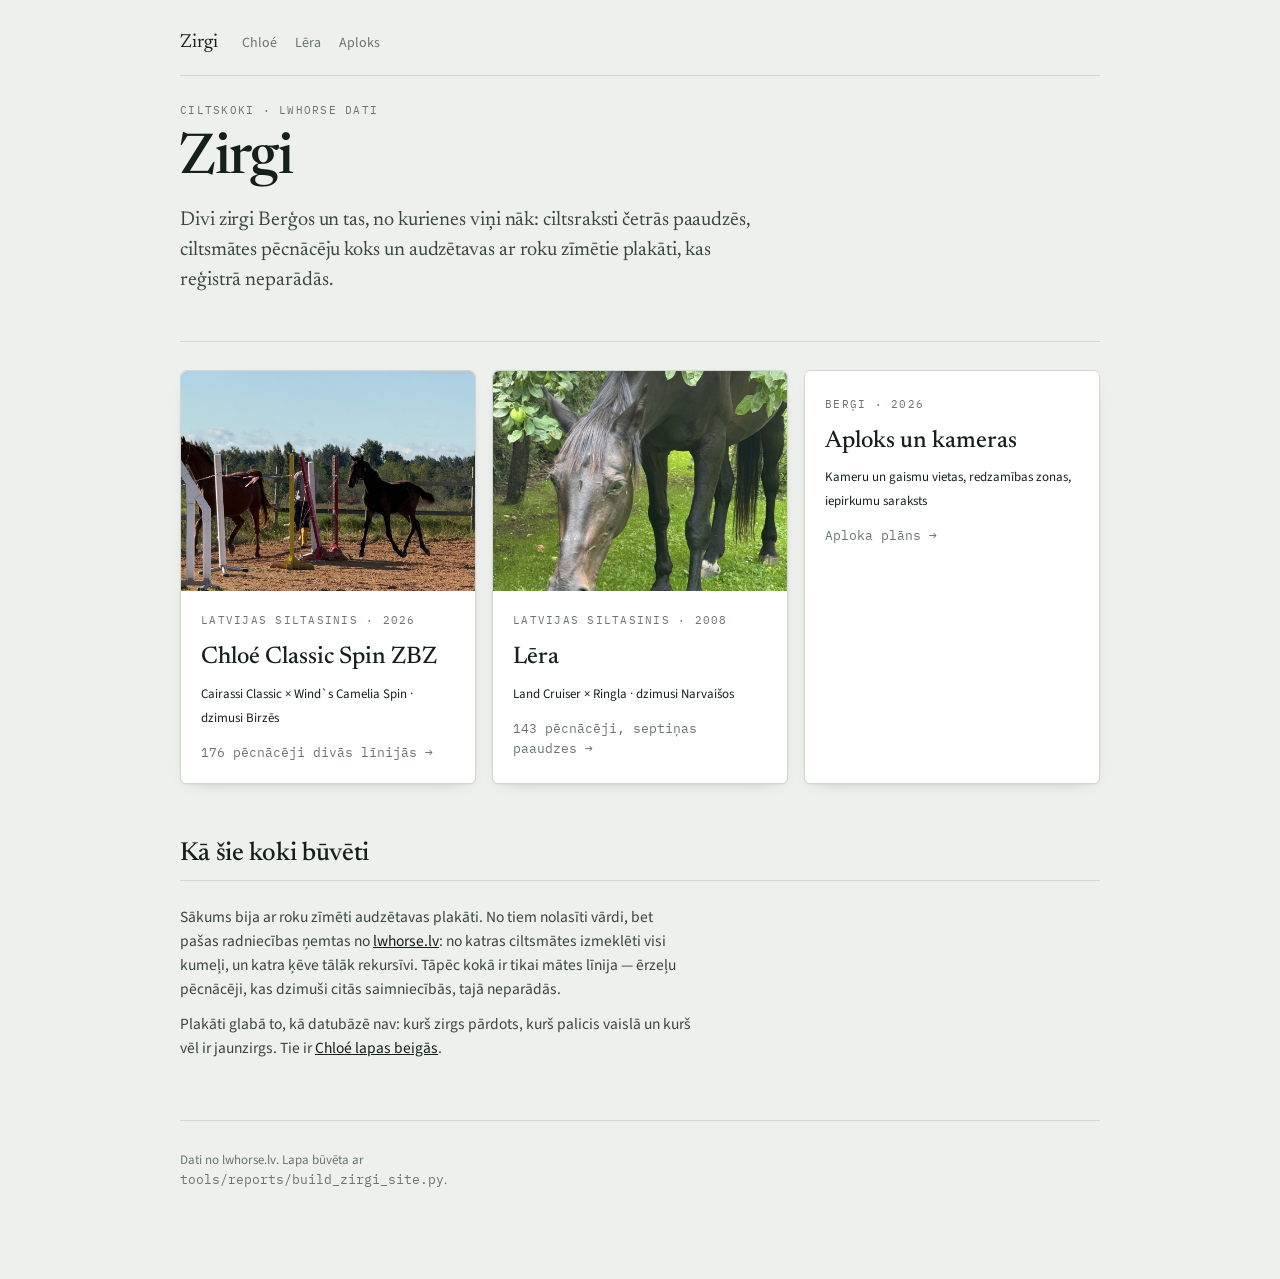
<file: index.html>
<!doctype html>
<html lang="lv">
<head>
<meta charset="utf-8">
<meta name="viewport" content="width=device-width,initial-scale=1">
<title>Zirgi</title>
<meta name="description" content="Chloé un Lēras ciltskoki pēc Latvijas šķirnes zirgu datubāzes.">
<meta property="og:title" content="Zirgi">
<meta property="og:description" content="Chloé un Lēras ciltskoki pēc Latvijas šķirnes zirgu datubāzes.">
<meta property="og:type" content="website">
<meta property="og:image" content="https://janatrapane.github.io/zirgi/assets/img/lera/lera-03.jpg">
<meta name="twitter:card" content="summary_large_image">
<link rel="preconnect" href="https://fonts.googleapis.com"><link rel="preconnect" href="https://fonts.gstatic.com" crossorigin><link rel="stylesheet" href="https://fonts.googleapis.com/css2?family=Newsreader:ital,opsz,wght@0,6..72,400;0,6..72,500;0,6..72,600&family=Source+Sans+3:wght@400;500;600&family=IBM+Plex+Mono:wght@400;500&display=swap">
<link rel="stylesheet" href="assets/site.css">
</head>
<body>
<div class="wrap">
<nav class="site"><a class="brand" href="index.html">Zirgi</a><a href="chloe.html">Chloé</a><a href="lera.html">Lēra</a><a href="aploks.html">Aploks</a></nav>
<header class="top">
  <div class="eyebrow">Ciltskoki · LWHORSE dati</div>
  <h1>Zirgi</h1>
  <p class="lede">Divi zirgi Berģos un tas, no kurienes viņi nāk: ciltsraksti četrās paaudzēs,
  ciltsmātes pēcnācēju koks un audzētavas ar roku zīmētie plakāti, kas reģistrā neparādās.</p>
</header>
<div class="cards">
  <a class="card" href="chloe.html">
    <img class="thumb" src="assets/img/chloe/chloe-01.jpg" alt="Chloé" loading="lazy">
    <span class="eyebrow">Latvijas siltasinis · 2026</span>
    <h3>Chloé Classic Spin ZBZ</h3>
    <span class="sub">Cairassi Classic × Wind`s Camelia Spin · dzimusi Birzēs</span>
    <div class="arrow">176 pēcnācēji divās līnijās →</div>
  </a>
  <a class="card" href="lera.html"><img class="thumb" src="assets/img/lera/lera-03.jpg" alt="Lēra" loading="lazy"><span class="eyebrow">Latvijas siltasinis · 2008</span><h3>Lēra</h3><span class="sub">Land Cruiser × Ringla · dzimusi Narvaišos</span><div class="arrow">143 pēcnācēji, septiņas paaudzes →</div></a>
  <a class="card" href="aploks.html">
    <span class="eyebrow">Berģi · 2026</span>
    <h3>Aploks un kameras</h3>
    <span class="sub">Kameru un gaismu vietas, redzamības zonas, iepirkumu saraksts</span>
    <div class="arrow">Aploka plāns →</div>
  </a>
</div>
<section>
  <div class="sechead"><h2>Kā šie koki būvēti</h2></div>
  <p>Sākums bija ar roku zīmēti audzētavas plakāti. No tiem nolasīti vārdi, bet pašas radniecības
  ņemtas no <a href="https://lwhorse.lv">lwhorse.lv</a>: no katras ciltsmātes izmeklēti visi kumeļi,
  un katra ķēve tālāk rekursīvi. Tāpēc kokā ir tikai mātes līnija — ērzeļu pēcnācēji, kas dzimuši
  citās saimniecībās, tajā neparādās.</p>
  <p>Plakāti glabā to, kā datubāzē nav: kurš zirgs pārdots, kurš palicis vaislā un kurš vēl ir
  jaunzirgs. Tie ir <a href="chloe.html#zimetais">Chloé lapas beigās</a>.</p>
</section>
<footer><p>Dati no lwhorse.lv. Lapa būvēta ar <span class="mono">tools/reports/build_zirgi_site.py</span>.</p></footer>

</div>
</body>
</html>
</file>
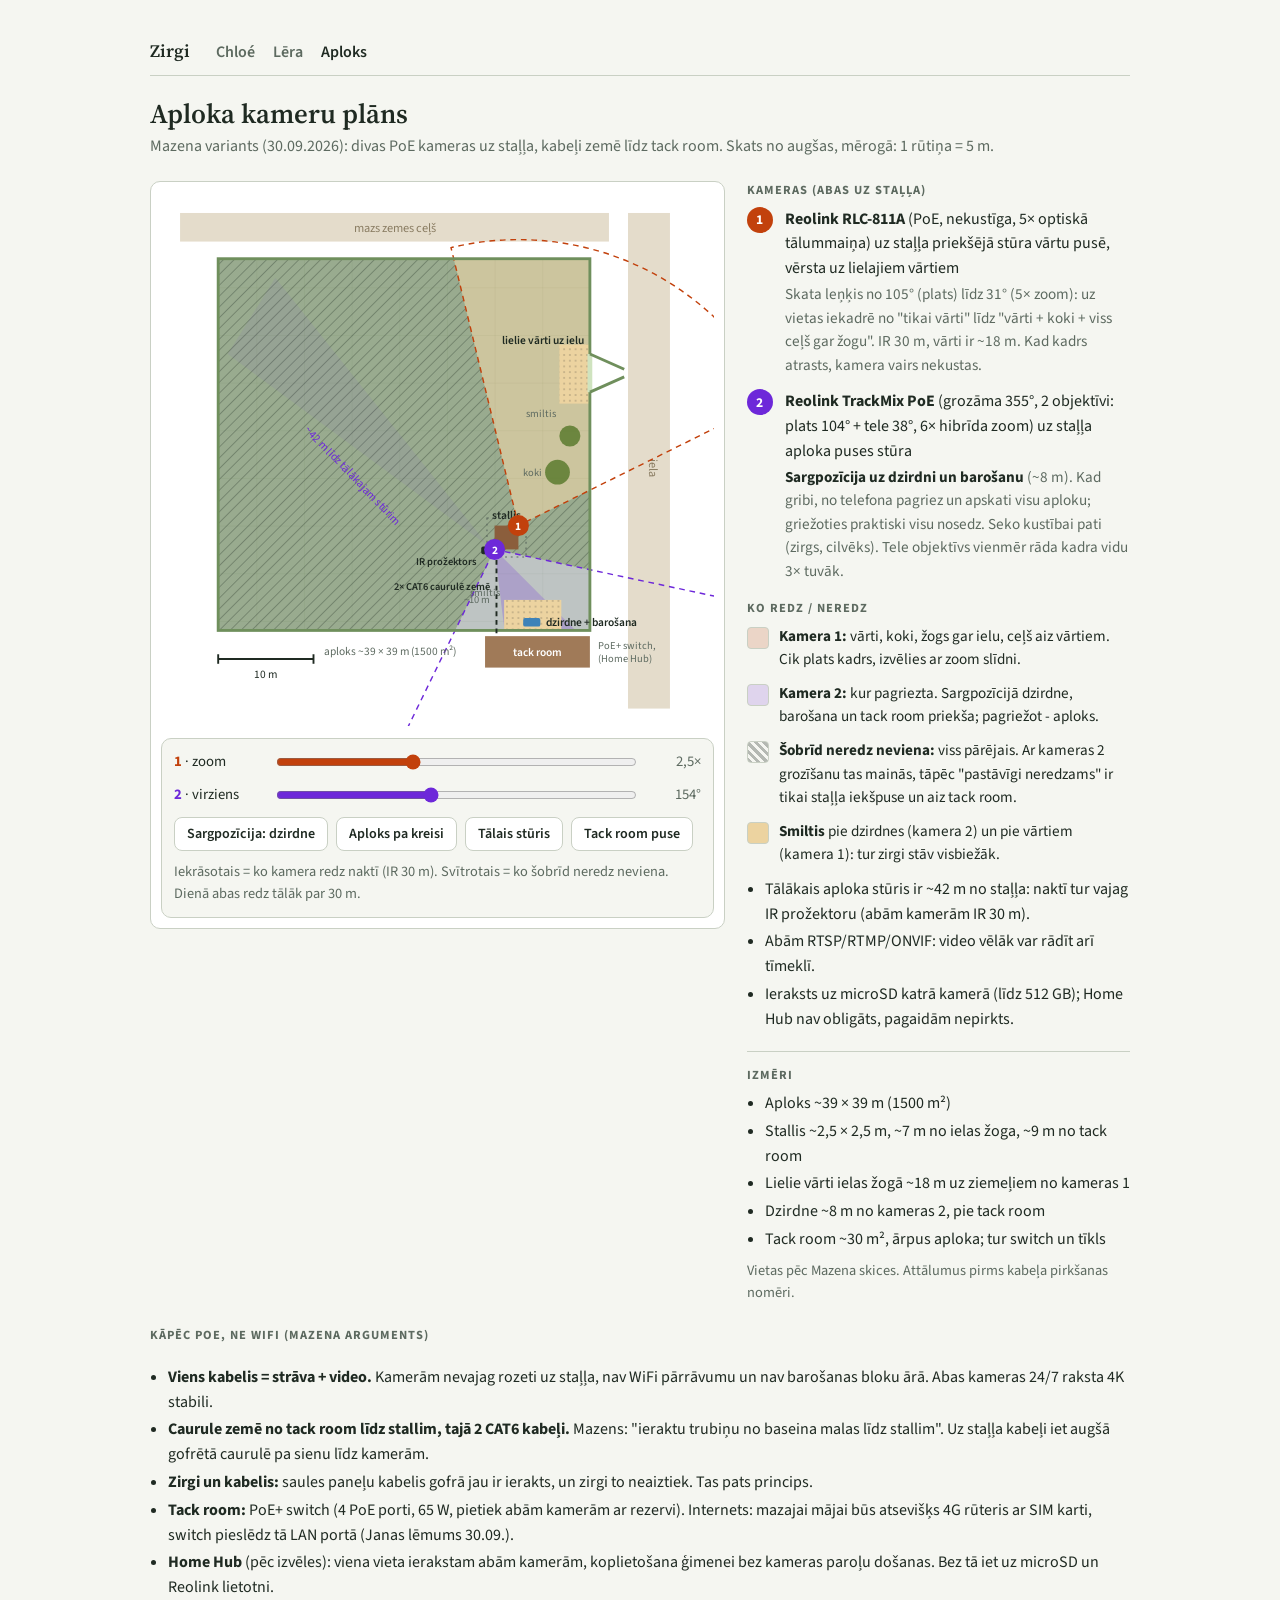
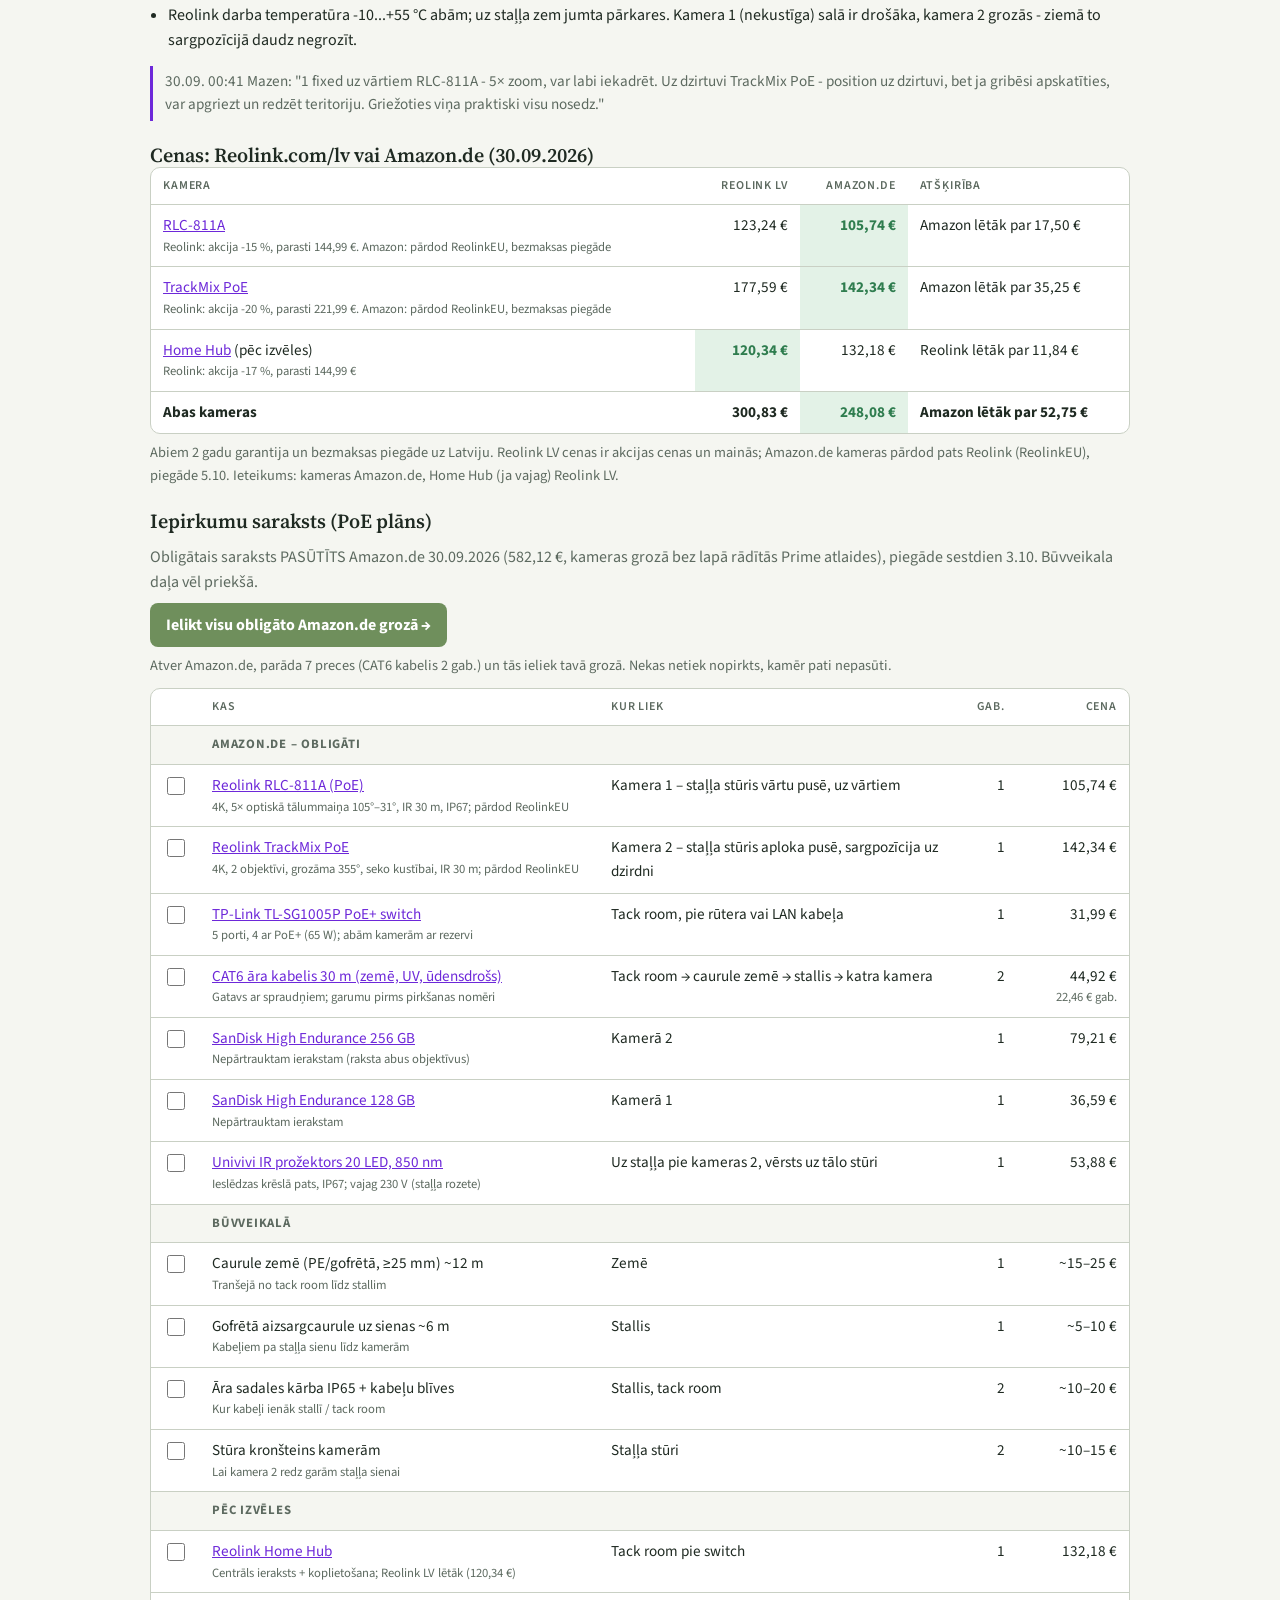
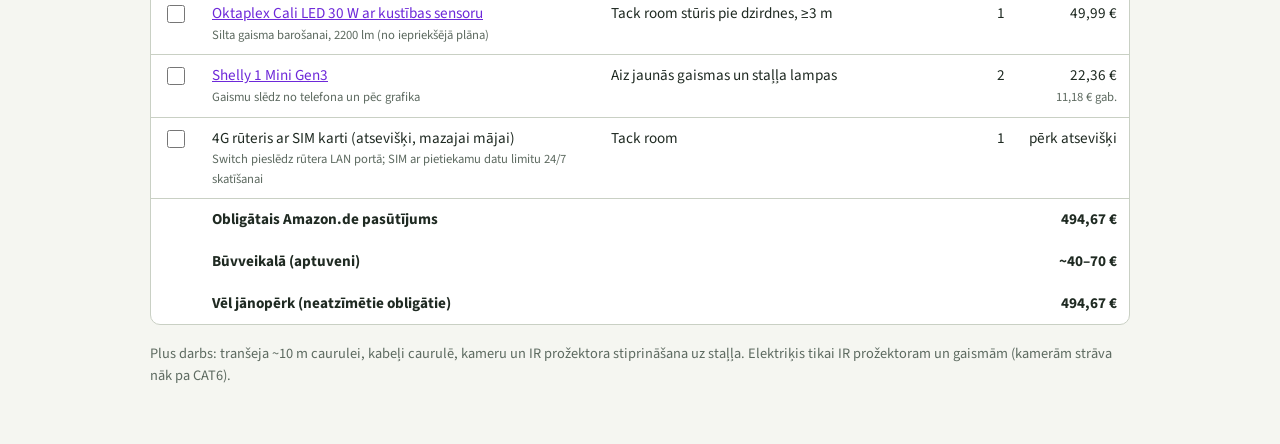
<file: aploks.html>
<!doctype html>
<html lang="lv">
<head>
<meta charset="utf-8">
<meta name="viewport" content="width=device-width,initial-scale=1">
<meta name="description" content="Zirgu aploka videonovērošanas plāns: kameru un gaismu vietas, redzamības zonas un iepirkumu saraksts.">
<title>Aploka kameru plāns</title>
<link rel="stylesheet" href="https://fonts.googleapis.com/css2?family=Source+Sans+3:wght@400;600;700&family=Source+Serif+4:opsz,wght@8..60,600&display=swap">
<style>
:root{
  --bg:#f5f6f1; --ink:#1f2a22; --muted:#5d6a60; --line:#c9d0c4;
  --grass:#cfe3bf; --grass-edge:#6f8f5c; --road:#e4dccb; --road-ink:#8a7d63;
  --stable:#8b5e3c; --tack:#a07a58; --water:#3d82b8; --tree:#5b7a2e;
  --cam1:#c2410c; --cam2:#6d28d9; --cov1:rgba(194,65,12,.18); --cov2:rgba(109,40,217,.16); --cov2t:rgba(109,40,217,.22);
  --panel:#ffffff; --warm:#f5b83d; --sand:#ecd3a0; --blind:rgba(31,42,34,.30); --cable:#1f2a22;
  --ok:#2f7d4f; --good:#e3f2e7;
}
@media (prefers-color-scheme: dark){:root:not([data-theme="light"]){
  color-scheme:dark; --bg:#141a16; --ink:#e6ece4; --muted:#9aa89d; --line:#34403a;
  --grass:#2a3d27; --grass-edge:#7fa36a; --road:#3a352b; --road-ink:#bfae8a;
  --stable:#c48a5c; --tack:#b8916c; --water:#6aaee0; --tree:#7fa34a;
  --cam1:#fb8a4c; --cam2:#b794f6; --cov1:rgba(251,138,76,.20); --cov2:rgba(183,148,246,.18); --cov2t:rgba(183,148,246,.26);
  --panel:#1b221d; --warm:#f5c150; --sand:#6e5a36; --blind:rgba(0,0,0,.5); --cable:#e6ece4; --ok:#7fd39a; --good:#1f3527;}}
:root[data-theme="dark"]{
  color-scheme:dark; --bg:#141a16; --ink:#e6ece4; --muted:#9aa89d; --line:#34403a;
  --grass:#2a3d27; --grass-edge:#7fa36a; --road:#3a352b; --road-ink:#bfae8a;
  --stable:#c48a5c; --tack:#b8916c; --water:#6aaee0; --tree:#7fa34a;
  --cam1:#fb8a4c; --cam2:#b794f6; --cov1:rgba(251,138,76,.20); --cov2:rgba(183,148,246,.18); --cov2t:rgba(183,148,246,.26);
  --panel:#1b221d; --warm:#f5c150; --sand:#6e5a36; --blind:rgba(0,0,0,.5); --cable:#e6ece4; --ok:#7fd39a; --good:#1f3527;}
body{background:var(--bg);color:var(--ink);font:16px/1.55 "Source Sans 3",system-ui,sans-serif}
.wrap{max-width:980px;margin:0 auto;padding-inline:16px;padding-block:28px 48px;display:grid;gap:22px}
h1{font:600 1.7rem/1.2 "Source Serif 4",Georgia,serif;margin:0;text-wrap:balance}
.sub{color:var(--muted);margin:4px 0 0}
.grid{display:grid;grid-template-columns:minmax(0,1.5fr) minmax(0,1fr);gap:22px;align-items:start}
@media (max-width:760px){.grid{grid-template-columns:1fr}}
.map{background:var(--panel);border:1px solid var(--line);border-radius:10px;padding:10px;overflow-x:auto}
svg{display:block;width:100%;height:auto;min-width:320px}
svg text{font-family:"Source Sans 3",system-ui,sans-serif;fill:var(--ink)}
.side{display:grid;gap:16px}
h2{font-size:.78rem;letter-spacing:.08em;text-transform:uppercase;color:var(--muted);margin:0 0 6px}
.cam{display:grid;grid-template-columns:28px 1fr;gap:10px;align-items:start}
.dot{width:26px;height:26px;border-radius:50%;color:#fff;font-weight:700;display:grid;place-items:center;font-size:.85rem}
.d1{background:var(--cam1)}.d2{background:var(--cam2)}
.cam p{margin:2px 0 0;color:var(--muted);font-size:.95rem}
.cam b{color:var(--ink)}
ul{margin:0;padding-left:18px}
li{margin:3px 0}
.q{border-top:1px solid var(--line);padding-top:14px}
.legend{display:grid;gap:10px}.legend>div{display:grid;grid-template-columns:22px 1fr;gap:10px;align-items:start;font-size:.95rem}
.sw{width:20px;height:20px;border-radius:4px;border:1px solid var(--line);margin-top:2px}
.sw-1{background:var(--cov1)}.sw-2{background:var(--cov2)}.sw-b{background:repeating-linear-gradient(45deg,var(--blind) 0 3px,transparent 3px 6px)}
.sw-s{background:var(--sand)}
.ctl{display:grid;gap:10px;margin-top:12px;padding:12px;border:1px solid var(--line);border-radius:10px;background:var(--bg)}
.ctl label{display:grid;grid-template-columns:90px 1fr 56px;gap:10px;align-items:center;font-size:.92rem}
.ctl label span:last-child{text-align:right;font-variant-numeric:tabular-nums;color:var(--muted)}
input[type=range]{width:100%;accent-color:var(--cam2)}
#z1{accent-color:var(--cam1)}
.btns{display:flex;gap:8px;flex-wrap:wrap}
button.pos{background:var(--panel);color:var(--ink);border:1px solid var(--line);border-radius:8px;padding:6px 12px;font:600 .88rem "Source Sans 3",system-ui,sans-serif;cursor:pointer}
button.pos:hover,button.pos:focus-visible{border-color:var(--cam2);outline:2px solid var(--cam2);outline-offset:1px}
.front{display:grid;gap:10px}
.note{color:var(--muted);font-size:.9rem;margin:8px 0 0}
.shop{display:grid;gap:10px}
.shop-head{display:grid;gap:8px;justify-items:start}
.cartbtn{display:inline-block;background:var(--grass-edge);color:#fff;font-weight:700;padding:10px 16px;border-radius:8px;text-decoration:none}
.cartbtn:hover,.cartbtn:focus-visible{filter:brightness(1.1);outline:2px solid var(--ink);outline-offset:2px}
.h2big{font:600 1.25rem/1.2 "Source Serif 4",Georgia,serif;letter-spacing:0;text-transform:none;color:var(--ink);margin:0}
.tbl{overflow-x:auto;background:var(--panel);border:1px solid var(--line);border-radius:10px}
table{border-collapse:collapse;width:100%;min-width:560px;font-size:.95rem}
th,td{padding:9px 12px;border-bottom:1px solid var(--line);text-align:left;vertical-align:top}
th{font-size:.75rem;letter-spacing:.07em;text-transform:uppercase;color:var(--muted);font-weight:600}
td.r,th.r{text-align:right;white-space:nowrap}
tr.grp td{background:var(--bg);font-weight:700;font-size:.8rem;letter-spacing:.06em;text-transform:uppercase;color:var(--muted)}
tr.done td:not(:first-child){color:var(--muted);text-decoration:line-through}
tfoot td{font-weight:700;border-bottom:0}
td a{color:var(--cam2)}
td small{color:var(--muted);display:block}
td.best{background:var(--good);color:var(--ok);font-weight:700}
input[type=checkbox]{width:18px;height:18px;accent-color:var(--grass-edge)}
.num{font-variant-numeric:tabular-nums}
.cmp table{min-width:620px}
.chat{border-left:3px solid var(--cam2);padding:4px 12px;color:var(--muted);font-size:.95rem;margin:0}
</style>

<style>
.zsite{display:flex;flex-wrap:wrap;gap:6px 18px;align-items:baseline;padding-block:4px 10px;border-bottom:1px solid var(--line)}
.zsite a{color:var(--muted);text-decoration:none;font-weight:600}
.zsite a:hover,.zsite a:focus-visible{color:var(--ink);text-decoration:underline}
.zsite a[aria-current]{color:var(--ink)}
.zsite .brand{font:600 1.1rem/1 "Source Serif 4",Georgia,serif;color:var(--ink);margin-right:8px}
</style>
</head>
<body>
<div class="wrap">
<nav class="zsite"><a class="brand" href="index.html">Zirgi</a><a href="chloe.html">Chloé</a><a href="lera.html">Lēra</a><a href="aploks.html" aria-current="page">Aploks</a></nav>
  <header>
    <h1>Aploka kameru plāns</h1>
    <p class="sub">Mazena variants (30.09.2026): divas PoE kameras uz staļļa, kabeļi zemē līdz tack room. Skats no augšas, mērogā: 1 rūtiņa = 5 m.</p>
  </header>

  <div class="grid">
    <div class="map">
      <svg viewBox="0 0 580 560" role="img" aria-label="Aploka plāns ar staļļa, tack room, dzirdnes, vārtu, koku un divu PoE kameru atrašanās vietām un redzamības zonām">
        <defs>
          <clipPath id="pad"><rect x="60" y="70" width="390" height="390"/></clipPath>
          <pattern id="grid" width="50" height="50" patternUnits="userSpaceOnUse">
            <path d="M50 0H0V50" fill="none" stroke="var(--grass-edge)" stroke-opacity=".18" stroke-width="1"/>
          </pattern>
          <pattern id="sandPad" width="6" height="6" patternUnits="userSpaceOnUse">
            <rect width="6" height="6" fill="var(--sand)"/>
            <circle cx="3" cy="3" r="1.1" fill="var(--road-ink)" fill-opacity=".45"/>
          </pattern>
          <pattern id="hatchBlind" width="8" height="8" patternUnits="userSpaceOnUse" patternTransform="rotate(45)">
            <rect width="8" height="8" fill="var(--blind)"/>
            <line x1="0" y1="0" x2="0" y2="8" stroke="var(--ink)" stroke-opacity=".3" stroke-width="2"/>
          </pattern>
          <!-- mask: white = neredzams; kameru zonas melnas -->
          <mask id="blindMask">
            <rect x="0" y="0" width="580" height="560" fill="#fff"/>
            <path id="m1" d="" fill="#000"/>
            <path id="m2" d="" fill="#000"/>
          </mask>
        </defs>

        <!-- ceļi -->
        <rect x="20" y="22" width="450" height="30" fill="var(--road)"/>
        <text x="245" y="42" text-anchor="middle" font-size="13" style="fill:var(--road-ink)">mazs zemes ceļš</text>
        <rect x="490" y="22" width="44" height="520" fill="var(--road)"/>
        <text x="512" y="290" text-anchor="middle" font-size="13" style="fill:var(--road-ink)" transform="rotate(90 512 290)">iela</text>

        <!-- aploks -->
        <rect x="60" y="70" width="390" height="390" fill="var(--grass)"/>
        <rect x="60" y="70" width="390" height="390" fill="url(#grid)"/>

        <!-- redzamības zonas (naktī, IR 30 m) -->
        <g clip-path="url(#pad)">
          <path id="c1" d="" fill="var(--cov1)"/>
          <path id="c2" d="" fill="var(--cov2)"/>
          <path id="c2t" d="" fill="var(--cov2t)"/>
          <!-- neredzams = aploks mīnus zonas -->
          <rect x="60" y="70" width="390" height="390" fill="url(#hatchBlind)" mask="url(#blindMask)"/>
        </g>
        <!-- zonu malas arī ārpus aploka (ielas puse) -->
        <path id="c1e" d="" fill="none" stroke="var(--cam1)" stroke-width="1.5" stroke-dasharray="6 5"/>
        <path id="c2e" d="" fill="none" stroke="var(--cam2)" stroke-width="1.5" stroke-dasharray="6 5"/>

        <!-- smiltis: dzirdne + vārti -->
        <rect x="360" y="428" width="60" height="32" fill="url(#sandPad)"/>
        <rect x="418" y="160" width="32" height="62" fill="url(#sandPad)"/>
        <text x="356" y="424" text-anchor="end" font-size="11" style="fill:var(--muted)">smiltis</text>
        <text x="414" y="236" font-size="11" text-anchor="end" style="fill:var(--muted)">smiltis</text>

        <!-- koki pie vārtiem -->
        <circle cx="429" cy="256" r="11" fill="var(--tree)" fill-opacity=".85"/>
        <circle cx="416" cy="294" r="13" fill="var(--tree)" fill-opacity=".85"/>
        <text x="400" y="298" text-anchor="end" font-size="11" style="fill:var(--muted)">koki</text>

        <!-- žogs + vārti -->
        <rect x="60" y="70" width="390" height="390" fill="none" stroke="var(--grass-edge)" stroke-width="3"/>
        <line x1="450" y1="170" x2="450" y2="210" stroke="var(--grass)" stroke-width="5"/>
        <line x1="450" y1="170" x2="486" y2="186" stroke="var(--grass-edge)" stroke-width="3"/>
        <line x1="450" y1="210" x2="486" y2="194" stroke="var(--grass-edge)" stroke-width="3"/>
        <text x="444" y="160" text-anchor="end" font-size="12" font-weight="600">lielie vārti uz ielu</text>

        <!-- kabeļu caurule zemē: stallis -> tack room -->
        <path d="M352 377 V466" fill="none" stroke="var(--cable)" stroke-width="2" stroke-dasharray="5 4"/>
        <text x="345" y="418" text-anchor="end" font-size="11" font-weight="600">2× CAT6 caurulē zemē</text>
        <text x="345" y="431" text-anchor="end" font-size="11" style="fill:var(--muted)">~10 m</text>

        <!-- stallis 2,5 x 2,5 m -->
        <rect x="350" y="350" width="25" height="25" fill="var(--stable)"/>
        <text x="362" y="343" text-anchor="middle" font-size="12" font-weight="600">stallis</text>
        <path d="M342 342 H383 V383 H342 Z" fill="none" stroke="var(--muted)" stroke-dasharray="2 4" stroke-width="1.2"/>

        <!-- dzirdne + barošana -->
        <rect x="380" y="447" width="18" height="9" rx="2" fill="var(--water)"/>
        <text x="404" y="455" font-size="12" font-weight="600">dzirdne + barošana</text>

        <!-- tack room -->
        <rect x="340" y="466" width="110" height="33" fill="var(--tack)"/>
        <text x="395" y="487" text-anchor="middle" font-size="12" font-weight="600" style="fill:#fff">tack room</text>
        <text x="458" y="480" font-size="11" style="fill:var(--muted)">PoE+ switch,</text>
        <text x="458" y="493" font-size="11" style="fill:var(--muted)">(Home Hub)</text>

        <!-- IR prožektors pie kameras 2, vērsts uz tālo stūri -->
        <path d="M344 372 L120 90 L70 170 Z" fill="var(--cam2)" fill-opacity=".06" clip-path="url(#pad)"/>
        <rect x="336" y="372" width="10" height="8" rx="2" fill="var(--ink)"/>
        <text x="332" y="391" text-anchor="end" font-size="11" font-weight="600">IR prožektors</text>

        <!-- kameras -->
        <g id="g1"><circle cx="375" cy="350" r="11" fill="var(--cam1)"/><text x="375" y="354.5" text-anchor="middle" font-size="12" font-weight="700" style="fill:#fff">1</text></g>
        <g id="g2"><circle cx="350" cy="375" r="11" fill="var(--cam2)"/><text x="350" y="379.5" text-anchor="middle" font-size="12" font-weight="700" style="fill:#fff">2</text></g>

        <!-- attālumi -->
        <text x="150" y="250" font-size="12" class="num" transform="rotate(46 150 250)" style="fill:var(--cam2)">~42 m līdz tālākajam stūrim</text>

        <!-- mērogs -->
        <line x1="60" y1="490" x2="160" y2="490" stroke="var(--ink)" stroke-width="2"/>
        <line x1="60" y1="485" x2="60" y2="495" stroke="var(--ink)" stroke-width="2"/>
        <line x1="160" y1="485" x2="160" y2="495" stroke="var(--ink)" stroke-width="2"/>
        <text x="110" y="510" text-anchor="middle" font-size="12" class="num">10 m</text>
        <text x="240" y="486" text-anchor="middle" font-size="12" class="num" style="fill:var(--muted)">aploks ~39 × 39 m (1500 m²)</text>
      </svg>
      <div class="ctl">
        <label><span><b style="color:var(--cam1)">1</b> · zoom</span><input type="range" id="z1" min="1" max="5" step="0.1" value="2.5"><span id="z1v">2,5×</span></label>
        <label><span><b style="color:var(--cam2)">2</b> · virziens</span><input type="range" id="p2" min="0" max="360" step="1" value="154"><span id="p2v">154°</span></label>
        <div class="btns">
          <button class="pos" type="button" data-pan="154">Sargpozīcija: dzirdne</button>
          <button class="pos" type="button" data-pan="270">Aploks pa kreisi</button>
          <button class="pos" type="button" data-pan="315">Tālais stūris</button>
          <button class="pos" type="button" data-pan="200">Tack room puse</button>
        </div>
        <p class="note" style="margin:0">Iekrāsotais = ko kamera redz naktī (IR 30 m). Svītrotais = ko šobrīd neredz neviena. Dienā abas redz tālāk par 30 m.</p>
      </div>
    </div>

    <div class="side">
      <section>
        <h2>Kameras (abas uz staļļa)</h2>
        <div style="display:grid;gap:12px">
          <div class="cam"><span class="dot d1">1</span><div><b>Reolink RLC-811A</b> (PoE, nekustīga, 5× optiskā tālummaiņa) uz staļļa priekšējā stūra vārtu pusē, vērsta uz lielajiem vārtiem
            <p>Skata leņķis no 105° (plats) līdz 31° (5× zoom): uz vietas iekadrē no "tikai vārti" līdz "vārti + koki + viss ceļš gar žogu". IR 30 m, vārti ir ~18 m. Kad kadrs atrasts, kamera vairs nekustas.</p></div></div>
          <div class="cam"><span class="dot d2">2</span><div><b>Reolink TrackMix PoE</b> (grozāma 355°, 2 objektīvi: plats 104° + tele 38°, 6× hibrīda zoom) uz staļļa aploka puses stūra
            <p><b>Sargpozīcija uz dzirdni un barošanu</b> (~8 m). Kad gribi, no telefona pagriez un apskati visu aploku; griežoties praktiski visu nosedz. Seko kustībai pati (zirgs, cilvēks). Tele objektīvs vienmēr rāda kadra vidu 3× tuvāk.</p></div></div>
        </div>
      </section>
      <section>
        <h2>Ko redz / neredz</h2>
        <div class="legend">
          <div><span class="sw sw-1"></span><span><b>Kamera 1:</b> vārti, koki, žogs gar ielu, ceļš aiz vārtiem. Cik plats kadrs, izvēlies ar zoom slīdni.</span></div>
          <div><span class="sw sw-2"></span><span><b>Kamera 2:</b> kur pagriezta. Sargpozīcijā dzirdne, barošana un tack room priekša; pagriežot - aploks.</span></div>
          <div><span class="sw sw-b"></span><span><b>Šobrīd neredz neviena:</b> viss pārējais. Ar kameras 2 grozīšanu tas mainās, tāpēc "pastāvīgi neredzams" ir tikai staļļa iekšpuse un aiz tack room.</span></div>
          <div><span class="sw sw-s"></span><span><b>Smiltis</b> pie dzirdnes (kamera 2) un pie vārtiem (kamera 1): tur zirgi stāv visbiežāk.</span></div>
        </div>
        <ul style="margin-top:10px">
          <li>Tālākais aploka stūris ir ~42 m no staļļa: naktī tur vajag IR prožektoru (abām kamerām IR 30 m).</li>
          <li>Abām RTSP/RTMP/ONVIF: video vēlāk var rādīt arī tīmeklī.</li>
          <li>Ieraksts uz microSD katrā kamerā (līdz 512 GB); Home Hub nav obligāts, pagaidām nepirkts.</li>
        </ul>
      </section>
      <section class="q">
        <h2>Izmēri</h2>
        <ul>
          <li>Aploks ~39 × 39 m (1500 m²)</li>
          <li>Stallis ~2,5 × 2,5 m, ~7 m no ielas žoga, ~9 m no tack room</li>
          <li>Lielie vārti ielas žogā ~18 m uz ziemeļiem no kameras 1</li>
          <li>Dzirdne ~8 m no kameras 2, pie tack room</li>
          <li>Tack room ~30 m², ārpus aploka; tur switch un tīkls</li>
        </ul>
        <p class="note">Vietas pēc Mazena skices. Attālumus pirms kabeļa pirkšanas nomēri.</p>
      </section>
    </div>
  </div>

  <section class="front">
    <h2>Kāpēc PoE, ne WiFi (Mazena arguments)</h2>
    <ul>
      <li><b>Viens kabelis = strāva + video.</b> Kamerām nevajag rozeti uz staļļa, nav WiFi pārrāvumu un nav barošanas bloku ārā. Abas kameras 24/7 raksta 4K stabili.</li>
      <li><b>Caurule zemē no tack room līdz stallim, tajā 2 CAT6 kabeļi.</b> Mazens: "ieraktu trubiņu no baseina malas līdz stallim". Uz staļļa kabeļi iet augšā gofrētā caurulē pa sienu līdz kamerām.</li>
      <li><b>Zirgi un kabelis:</b> saules paneļu kabelis gofrā jau ir ierakts, un zirgi to neaiztiek. Tas pats princips.</li>
      <li><b>Tack room:</b> PoE+ switch (4 PoE porti, 65 W, pietiek abām kamerām ar rezervi). Internets: mazajai mājai būs atsevišķs 4G rūteris ar SIM karti, switch pieslēdz tā LAN portā (Janas lēmums 30.09.).</li>
      <li><b>Home Hub</b> (pēc izvēles): viena vieta ierakstam abām kamerām, koplietošana ģimenei bez kameras paroļu došanas. Bez tā iet uz microSD un Reolink lietotni.</li>
      <li>Reolink darba temperatūra -10...+55 °C abām; uz staļļa zem jumta pārkares. Kamera 1 (nekustīga) salā ir drošāka, kamera 2 grozās - ziemā to sargpozīcijā daudz negrozīt.</li>
    </ul>
    <p class="chat">30.09. 00:41 Mazen: "1 fixed uz vārtiem RLC-811A - 5× zoom, var labi iekadrēt. Uz dzirtuvi TrackMix PoE - position uz dzirtuvi, bet ja gribēsi apskatīties, var apgriezt un redzēt teritoriju. Griežoties viņa praktiski visu nosedz."</p>
  </section>

  <section class="cmp">
    <h2 class="h2big">Cenas: Reolink.com/lv vai Amazon.de (30.09.2026)</h2>
    <div class="tbl">
      <table>
        <thead><tr><th>Kamera</th><th class="r">Reolink LV</th><th class="r">Amazon.de</th><th>Atšķirība</th></tr></thead>
        <tbody>
          <tr><td><a href="https://reolink.com/lv/product/rlc-811a/" target="_blank" rel="noopener">RLC-811A</a><small>Reolink: akcija -15 %, parasti 144,99 €. Amazon: pārdod ReolinkEU, bezmaksas piegāde</small></td><td class="r num">123,24 €</td><td class="r num best">105,74 €</td><td>Amazon lētāk par 17,50 €</td></tr>
          <tr><td><a href="https://reolink.com/lv/product/reolink-trackmix-poe/" target="_blank" rel="noopener">TrackMix PoE</a><small>Reolink: akcija -20 %, parasti 221,99 €. Amazon: pārdod ReolinkEU, bezmaksas piegāde</small></td><td class="r num">177,59 €</td><td class="r num best">142,34 €</td><td>Amazon lētāk par 35,25 €</td></tr>
          <tr><td><a href="https://reolink.com/lv/product/reolink-home-hub/" target="_blank" rel="noopener">Home Hub</a> (pēc izvēles)<small>Reolink: akcija -17 %, parasti 144,99 €</small></td><td class="r num best">120,34 €</td><td class="r num">132,18 €</td><td>Reolink lētāk par 11,84 €</td></tr>
        </tbody>
        <tfoot>
          <tr><td>Abas kameras</td><td class="r num">300,83 €</td><td class="r num best">248,08 €</td><td>Amazon lētāk par 52,75 €</td></tr>
        </tfoot>
      </table>
    </div>
    <p class="note">Abiem 2 gadu garantija un bezmaksas piegāde uz Latviju. Reolink LV cenas ir akcijas cenas un mainās; Amazon.de kameras pārdod pats Reolink (ReolinkEU), piegāde 5.10. Ieteikums: kameras Amazon.de, Home Hub (ja vajag) Reolink LV.</p>
  </section>

  <section class="shop" id="saraksts">
    <div class="shop-head">
      <h2 class="h2big">Iepirkumu saraksts (PoE plāns)</h2>
      <p class="sub">Obligātais saraksts PASŪTĪTS Amazon.de 30.09.2026 (582,12 €, kameras grozā bez lapā rādītās Prime atlaides), piegāde sestdien 3.10. Būvveikala daļa vēl priekšā.</p>
      <a class="cartbtn" href="https://www.amazon.de/gp/aws/cart/add.html?ASIN.1=B0982WVMVC&amp;Quantity.1=1&amp;ASIN.2=B0B4KCDD1F&amp;Quantity.2=1&amp;ASIN.3=B0763TGBTS&amp;Quantity.3=1&amp;ASIN.4=B0BLH6KG7D&amp;Quantity.4=2&amp;ASIN.5=B07P4HBRMV&amp;Quantity.5=1&amp;ASIN.6=B07NY23WBG&amp;Quantity.6=1&amp;ASIN.7=B0CTQ8C73Q&amp;Quantity.7=1" target="_blank" rel="noopener">Ielikt visu obligāto Amazon.de grozā →</a>
      <p class="note" style="margin:0">Atver Amazon.de, parāda 7 preces (CAT6 kabelis 2 gab.) un tās ieliek tavā grozā. Nekas netiek nopirkts, kamēr pati nepasūti.</p>
    </div>
    <div class="tbl">
      <table>
        <thead><tr><th></th><th>Kas</th><th>Kur liek</th><th class="r">Gab.</th><th class="r">Cena</th></tr></thead>
        <tbody id="rows"></tbody>
        <tfoot>
          <tr><td></td><td colspan="3">Obligātais Amazon.de pasūtījums</td><td class="r num" id="tMust"></td></tr>
          <tr><td></td><td colspan="3">Būvveikalā (aptuveni)</td><td class="r num">~40–70 €</td></tr>
          <tr><td></td><td colspan="3">Vēl jānopērk (neatzīmētie obligātie)</td><td class="r num" id="tLeft"></td></tr>
        </tfoot>
      </table>
    </div>
    <p class="note">Plus darbs: tranšeja ~10 m caurulei, kabeļi caurulē, kameru un IR prožektora stiprināšana uz staļļa. Elektriķis tikai IR prožektoram un gaismām (kamerām strāva nāk pa CAT6).</p>
  </section>
</div>

<script>
/* ---------- karte ---------- */
const S=10; // px uz metru
const CAM1={x:375,y:350}, CAM2={x:350,y:375};
const STABLE={x:350,y:350,w:25,h:25};
const IR=30*S;
const rad=a=>(a-90)*Math.PI/180; // 0° = ziemeļi, pulksteņrādītāja virzienā
function sector(c,bear,fov,r){
  const a0=rad(bear-fov/2),a1=rad(bear+fov/2);
  const x0=c.x+r*Math.cos(a0),y0=c.y+r*Math.sin(a0),x1=c.x+r*Math.cos(a1),y1=c.y+r*Math.sin(a1);
  return `M${c.x} ${c.y} L${x0.toFixed(1)} ${y0.toFixed(1)} A${r} ${r} 0 ${fov>180?1:0} 1 ${x1.toFixed(1)} ${y1.toFixed(1)} Z`;
}
// staļļa ēna no kameras punkta (kamera ir uz stūra, tāpēc ēna = stallis + tā projekcija)
function shadow(c){
  const pts=[[STABLE.x,STABLE.y],[STABLE.x+STABLE.w,STABLE.y],[STABLE.x+STABLE.w,STABLE.y+STABLE.h],[STABLE.x,STABLE.y+STABLE.h]];
  const far=pts.map(([x,y])=>{const dx=x-c.x,dy=y-c.y,l=Math.hypot(dx,dy)||1;return [c.x+dx/l*900,c.y+dy/l*900]});
  const all=pts.concat(far).filter(([x,y])=>Math.hypot(x-c.x,y-c.y)>0.5);
  // konveksais apvalks
  all.sort((a,b)=>a[0]-b[0]||a[1]-b[1]);
  const cross=(o,a,b)=>(a[0]-o[0])*(b[1]-o[1])-(a[1]-o[1])*(b[0]-o[0]);
  const lo=[],up=[];
  for(const p of all){while(lo.length>1&&cross(lo[lo.length-2],lo[lo.length-1],p)<=0)lo.pop();lo.push(p)}
  for(const p of all.slice().reverse()){while(up.length>1&&cross(up[up.length-2],up[up.length-1],p)<=0)up.pop();up.push(p)}
  const hull=lo.slice(0,-1).concat(up.slice(0,-1));
  return "M"+hull.map(p=>p[0].toFixed(1)+" "+p[1].toFixed(1)).join("L")+"Z";
}
const set=(id,d)=>document.getElementById(id).setAttribute("d",d);
function ensureMasks(){
  const defs=document.querySelector("defs"), NS="http://www.w3.org/2000/svg";
  for(const n of ["1","2"]){
    if(document.getElementById("covMask"+n))continue;
    const m=document.createElementNS(NS,"mask");m.id="covMask"+n;
    m.innerHTML='<rect x="0" y="0" width="580" height="560" fill="#fff"/><path id="sh'+n+'" fill="#000"/>';defs.appendChild(m);
  }
  const bm=document.getElementById("blindMask");
  if(!document.getElementById("bg1")){
    bm.innerHTML='<rect x="0" y="0" width="580" height="560" fill="#fff"/>'+
      '<g mask="url(#covMask1)"><path id="bg1" fill="#000"/></g><g mask="url(#covMask2)"><path id="bg2" fill="#000"/></g>';
  }
  document.getElementById("c1").setAttribute("mask","url(#covMask1)");
  document.getElementById("c2").setAttribute("mask","url(#covMask2)");
  document.getElementById("c2t").setAttribute("mask","url(#covMask2)");
  set("sh1",shadow(CAM1)); set("sh2",shadow(CAM2));
}
function draw(){
  const z=parseFloat(z1.value), fov1=105-(z-1)*(74/4); // 1× = 105°, 5× = 31°
  const bear1=25; // uz vārtiem
  const p=parseFloat(p2.value);
  z1v.textContent=z.toLocaleString("lv-LV",{maximumFractionDigits:1})+"×"; p2v.textContent=Math.round(p)+"°";
  const s1=sector(CAM1,bear1,fov1,IR), s2=sector(CAM2,p,104,IR), s2t=sector(CAM2,p,38,IR);
  set("c1",s1); set("c2",s2); set("c2t",s2t); set("c1e",s1); set("c2e",s2);
  set("bg1",s1); set("bg2",s2);
}
const z1=document.getElementById("z1"),p2=document.getElementById("p2"),z1v=document.getElementById("z1v"),p2v=document.getElementById("p2v");
ensureMasks();
z1.addEventListener("input",draw); p2.addEventListener("input",draw);
document.querySelectorAll("button.pos").forEach(b=>b.addEventListener("click",()=>{p2.value=b.dataset.pan;draw()}));
draw();

/* ---------- iepirkumu saraksts ---------- */
const ITEMS=[
 {g:"Amazon.de – obligāti"},
 {id:"rlc811a",n:"Reolink RLC-811A (PoE)",d:"4K, 5× optiskā tālummaiņa 105°–31°, IR 30 m, IP67; pārdod ReolinkEU",w:"Kamera 1 – staļļa stūris vārtu pusē, uz vārtiem",q:1,p:105.74,u:"https://www.amazon.de/dp/B0982WVMVC",m:1},
 {id:"trackmix",n:"Reolink TrackMix PoE",d:"4K, 2 objektīvi, grozāma 355°, seko kustībai, IR 30 m; pārdod ReolinkEU",w:"Kamera 2 – staļļa stūris aploka pusē, sargpozīcija uz dzirdni",q:1,p:142.34,u:"https://www.amazon.de/dp/B0B4KCDD1F",m:1},
 {id:"switch",n:"TP-Link TL-SG1005P PoE+ switch",d:"5 porti, 4 ar PoE+ (65 W); abām kamerām ar rezervi",w:"Tack room, pie rūtera vai LAN kabeļa",q:1,p:31.99,u:"https://www.amazon.de/dp/B0763TGBTS",m:1},
 {id:"cat6",n:"CAT6 āra kabelis 30 m (zemē, UV, ūdensdrošs)",d:"Gatavs ar spraudņiem; garumu pirms pirkšanas nomēri",w:"Tack room → caurule zemē → stallis → katra kamera",q:2,p:22.46,u:"https://www.amazon.de/dp/B0BLH6KG7D",m:1},
 {id:"sd256",n:"SanDisk High Endurance 256 GB",d:"Nepārtrauktam ierakstam (raksta abus objektīvus)",w:"Kamerā 2",q:1,p:79.21,u:"https://www.amazon.de/dp/B07P4HBRMV",m:1},
 {id:"sd128",n:"SanDisk High Endurance 128 GB",d:"Nepārtrauktam ierakstam",w:"Kamerā 1",q:1,p:36.59,u:"https://www.amazon.de/dp/B07NY23WBG",m:1},
 {id:"ir1",n:"Univivi IR prožektors 20 LED, 850 nm",d:"Ieslēdzas krēslā pats, IP67; vajag 230 V (staļļa rozete)",w:"Uz staļļa pie kameras 2, vērsts uz tālo stūri",q:1,p:53.88,u:"https://www.amazon.de/dp/B0CTQ8C73Q",m:1},
 {g:"Būvveikalā"},
 {id:"pipe",n:"Caurule zemē (PE/gofrētā, ≥25 mm) ~12 m",d:"Tranšejā no tack room līdz stallim",w:"Zemē",q:1,t:"~15–25 €",m:0},
 {id:"pipe2",n:"Gofrētā aizsargcaurule uz sienas ~6 m",d:"Kabeļiem pa staļļa sienu līdz kamerām",w:"Stallis",q:1,t:"~5–10 €",m:0},
 {id:"box",n:"Āra sadales kārba IP65 + kabeļu blīves",d:"Kur kabeļi ienāk stallī / tack room",w:"Stallis, tack room",q:2,t:"~10–20 €",m:0},
 {id:"mount",n:"Stūra kronšteins kamerām",d:"Lai kamera 2 redz garām staļļa sienai",w:"Staļļa stūri",q:2,t:"~10–15 €",m:0},
 {g:"Pēc izvēles"},
 {id:"hub",n:"Reolink Home Hub",d:"Centrāls ieraksts + koplietošana; Reolink LV lētāk (120,34 €)",w:"Tack room pie switch",q:1,p:132.18,u:"https://www.amazon.de/dp/B0CZRGVJZF",m:0},
 {id:"flood",n:"Oktaplex Cali LED 30 W ar kustības sensoru",d:"Silta gaisma barošanai, 2200 lm (no iepriekšējā plāna)",w:"Tack room stūris pie dzirdnes, ≥3 m",q:1,p:49.99,u:"https://www.amazon.de/dp/B08PKTVNGN",m:0},
 {id:"shelly",n:"Shelly 1 Mini Gen3",d:"Gaismu slēdz no telefona un pēc grafika",w:"Aiz jaunās gaismas un staļļa lampas",q:2,p:11.18,u:"https://www.amazon.de/dp/B0CQCHS2QS",m:0},
 {id:"lte",n:"4G rūteris ar SIM karti (atsevišķi, mazajai mājai)",d:"Switch pieslēdz rūtera LAN portā; SIM ar pietiekamu datu limitu 24/7 skatīšanai",w:"Tack room",q:1,t:"pērk atsevišķi",m:0}
];
const eur=v=>v.toLocaleString("lv-LV",{minimumFractionDigits:2,maximumFractionDigits:2})+" €";
let done={};try{done=JSON.parse(localStorage.getItem("shopDonePoe")||"{}")}catch(e){}
function render(){
  const tb=document.getElementById("rows");tb.innerHTML="";
  let must=0,left=0;
  for(const it of ITEMS){
    const tr=document.createElement("tr");
    if(it.g){tr.className="grp";tr.innerHTML='<td></td><td colspan="4">'+it.g+'</td>';tb.appendChild(tr);continue}
    const sum=it.p?it.p*it.q:null;
    if(it.m&&sum){must+=sum;if(!done[it.id])left+=sum}
    if(done[it.id])tr.className="done";
    const name=it.u?'<a href="'+it.u+'" target="_blank" rel="noopener">'+it.n+'</a>':it.n;
    tr.innerHTML='<td><input type="checkbox" id="c-'+it.id+'" aria-label="Nopirkts: '+it.n+'"'+(done[it.id]?" checked":"")+'></td><td>'+name+'<small>'+it.d+'</small></td><td>'+it.w+'</td><td class="r num">'+it.q+'</td><td class="r num">'+(sum?eur(sum)+(it.q>1?'<small>'+eur(it.p)+' gab.</small>':''):it.t)+'</td>';
    tr.querySelector("input").addEventListener("change",e=>{done[it.id]=e.target.checked;try{localStorage.setItem("shopDonePoe",JSON.stringify(done))}catch(_){ }render()});
    tb.appendChild(tr);
  }
  document.getElementById("tMust").textContent=eur(must);
  document.getElementById("tLeft").textContent=eur(left);
}
render();
</script>

</body>
</html>
</file>
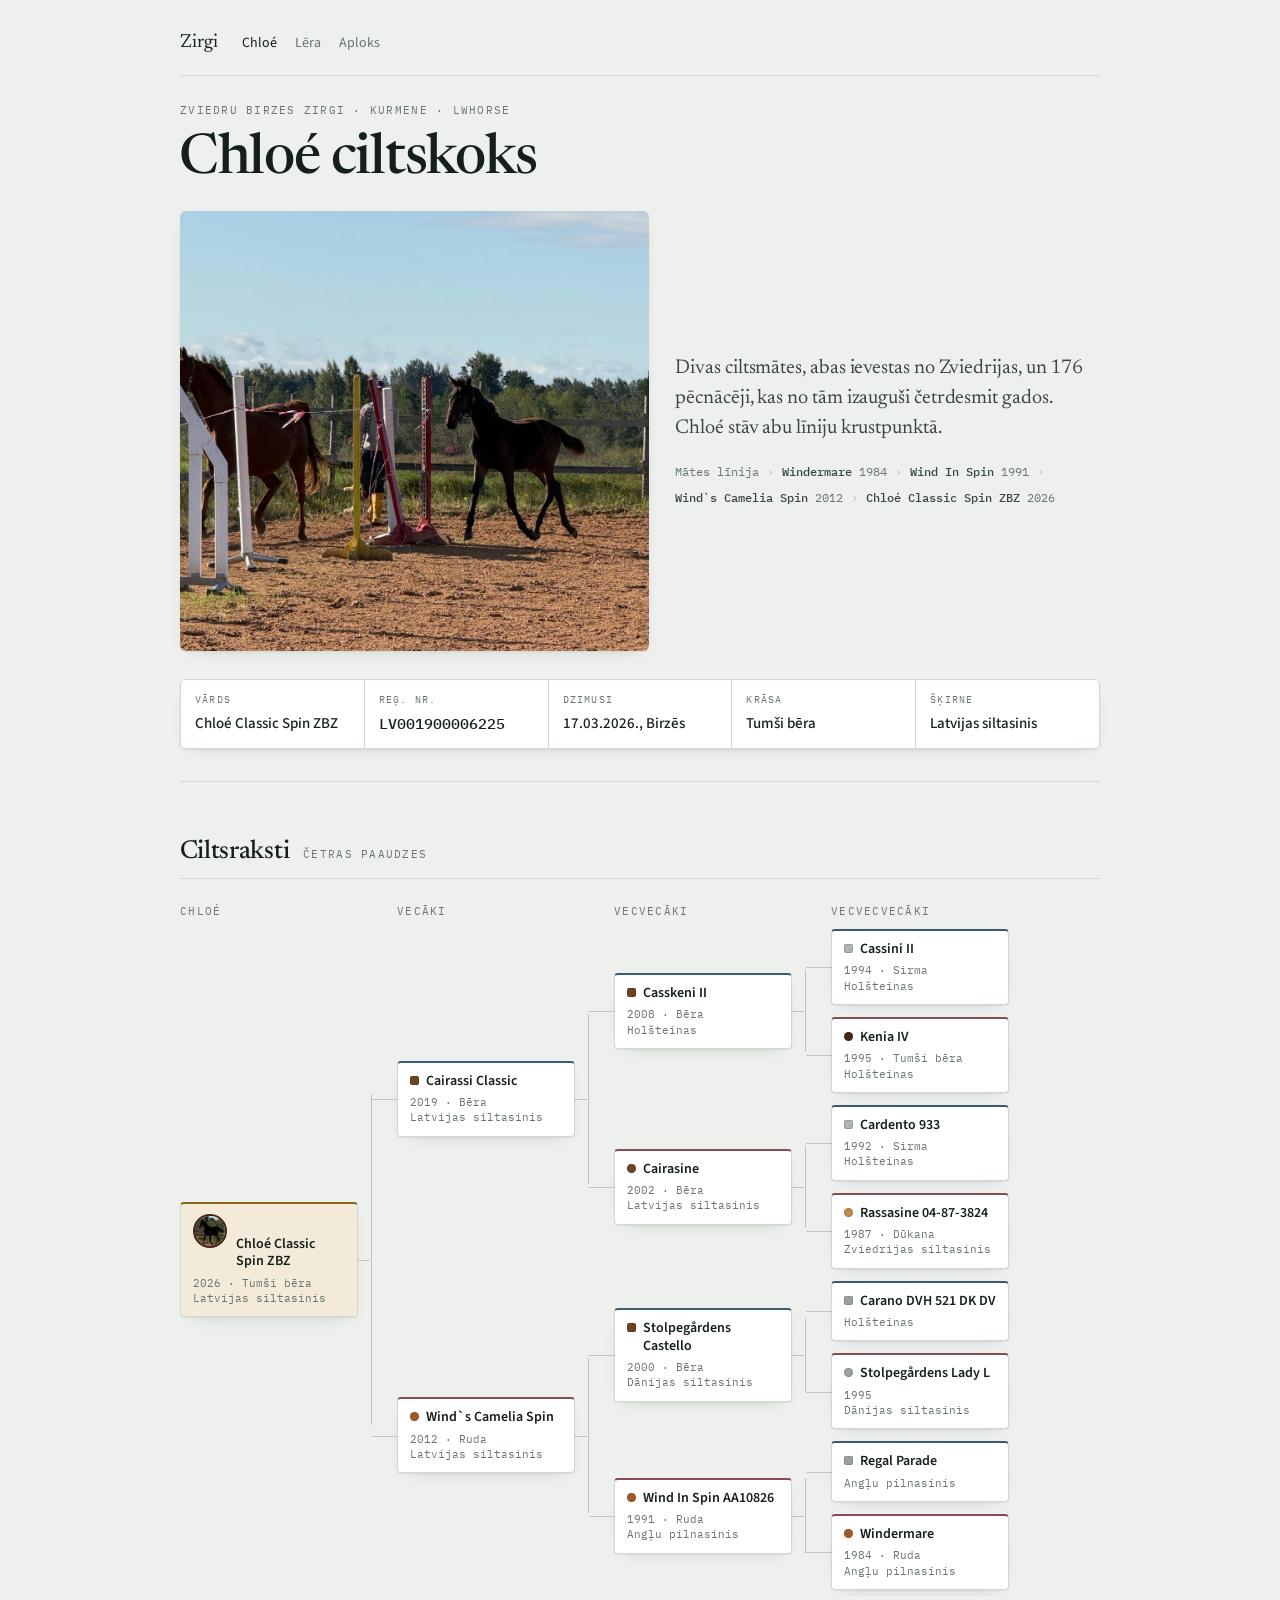
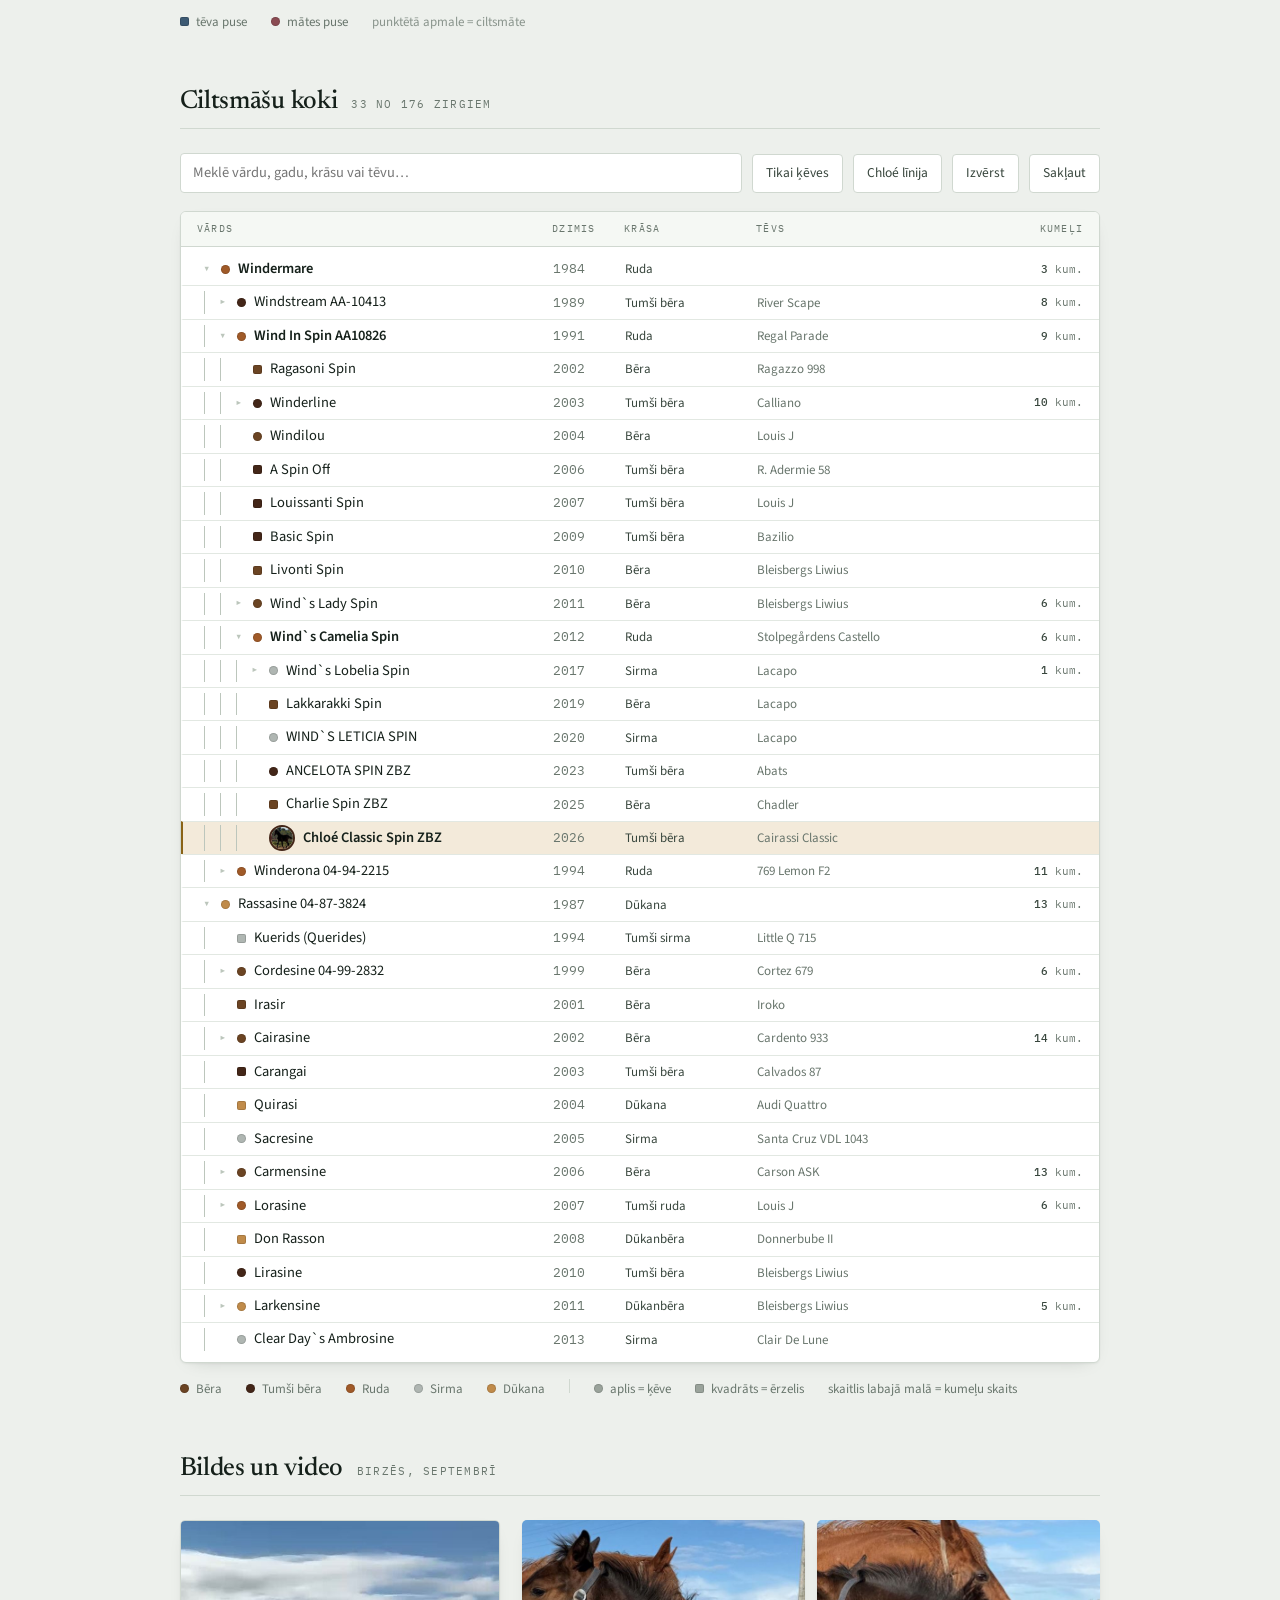
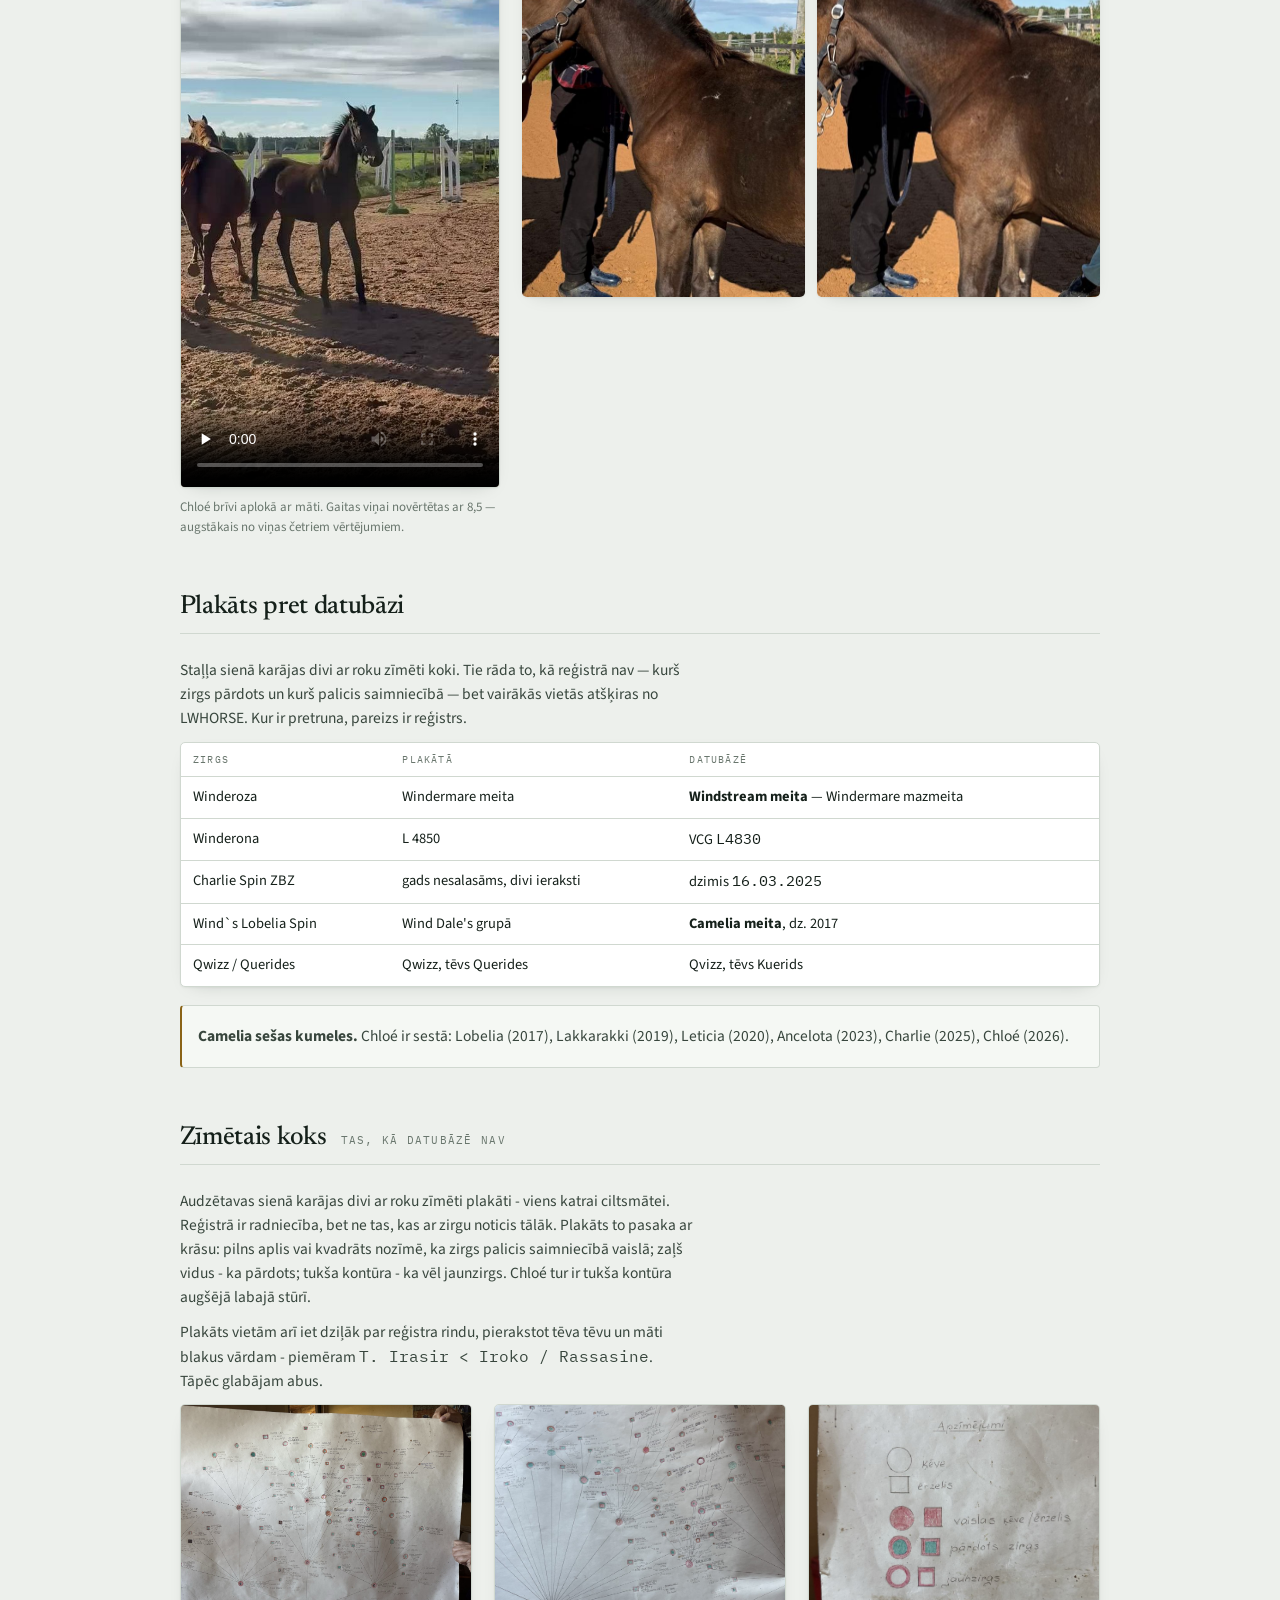
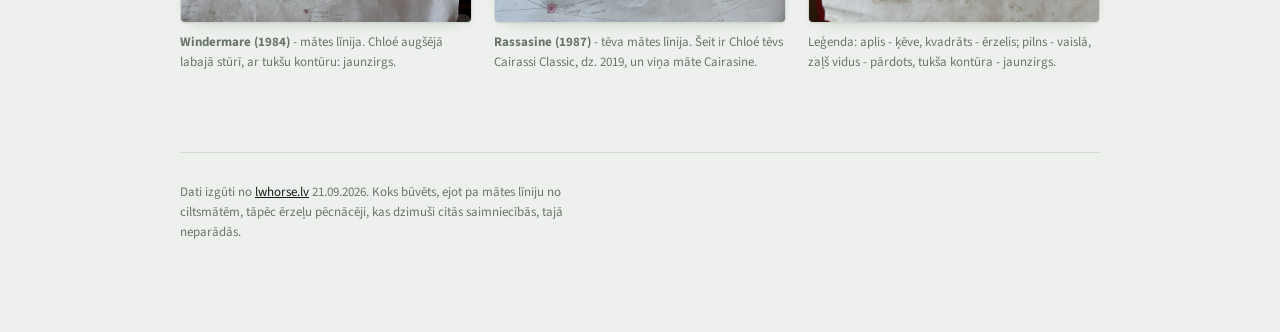
<file: chloe.html>
<!doctype html>
<html lang="lv">
<head>
<meta charset="utf-8">
<meta name="viewport" content="width=device-width,initial-scale=1">
<title>Chloé ciltskoks</title>
<meta name="description" content="Chloé Classic Spin ZBZ ciltsraksti un ciltsmāšu pēcnācēju koks pēc LWHORSE datiem.">
<meta property="og:title" content="Chloé ciltskoks">
<meta property="og:description" content="Chloé Classic Spin ZBZ ciltsraksti un ciltsmāšu pēcnācēju koks pēc LWHORSE datiem.">
<meta property="og:type" content="website">
<meta property="og:image" content="https://janatrapane.github.io/zirgi/assets/img/chloe/chloe-01.jpg">
<meta name="twitter:card" content="summary_large_image">
<link rel="preconnect" href="https://fonts.googleapis.com"><link rel="preconnect" href="https://fonts.gstatic.com" crossorigin><link rel="stylesheet" href="https://fonts.googleapis.com/css2?family=Newsreader:ital,opsz,wght@0,6..72,400;0,6..72,500;0,6..72,600&family=Source+Sans+3:wght@400;500;600&family=IBM+Plex+Mono:wght@400;500&display=swap">
<link rel="stylesheet" href="assets/site.css">
</head>
<body>
<div class="wrap">
<nav class="site"><a class="brand" href="index.html">Zirgi</a><a href="chloe.html" aria-current="page">Chloé</a><a href="lera.html">Lēra</a><a href="aploks.html">Aploks</a></nav>
<header class="top">
  <div class="eyebrow">Zviedru Birzes Zirgi · Kurmene · LWHORSE</div>
  <h1>Chloé ciltskoks</h1>
  <div class="hero" style="margin-top:22px">
    <img src="assets/img/chloe/chloe-01.jpg" alt="Chloé aplokā" width="1125" height="1500">
    <div>
      <p class="lede" style="margin-top:0">Divas ciltsmātes, abas ievestas no Zviedrijas, un
      176 pēcnācēji, kas no tām izauguši četrdesmit gados. Chloé stāv abu līniju krustpunktā.</p>
      <div class="breadcrumb" id="crumb"></div>
    </div>
  </div>
  <dl class="idcard">
    <div><dt>Vārds</dt><dd>Chloé Classic Spin ZBZ</dd></div>
    <div><dt>Reģ. nr.</dt><dd class="mono">LV001900006225</dd></div>
    <div><dt>Dzimusi</dt><dd>17.03.2026., Birzēs</dd></div>
    <div><dt>Krāsa</dt><dd>Tumši bēra</dd></div>
    <div><dt>Šķirne</dt><dd>Latvijas siltasinis</dd></div>
  </dl>
</header>

<section>
  <div class="sechead"><h2>Ciltsraksti</h2><span class="eyebrow">četras paaudzes</span></div>
  <div class="pedscroll">
    <div class="gens eyebrow"><span>Chloé</span><span>vecāki</span><span>vecvecāki</span><span>vecvecvecāki</span></div>
    <div class="ped" id="ped"></div>
  </div>
  <div class="legend">
    <span><span class="dot sq" style="background:var(--stallion)"></span> tēva puse</span>
    <span><span class="dot" style="background:var(--mare)"></span> mātes puse</span>
    <span style="opacity:.75">punktētā apmale = ciltsmāte</span>
  </div>
</section>

<section>
  <div class="sechead"><h2>Ciltsmāšu koki</h2><span class="eyebrow" id="count"></span></div>
  <div class="controls">
    <input type="search" id="q" placeholder="Meklē vārdu, gadu, krāsu vai tēvu…" aria-label="Meklēt zirgu">
    <button id="mares" aria-pressed="false">Tikai ķēves</button>
    <button id="linebtn" aria-pressed="false">Chloé līnija</button>
    <button id="expand">Izvērst</button>
    <button id="collapse">Sakļaut</button>
  </div>
  <div class="treebox" id="tree"><div class="empty-msg">Ielādē…</div></div>
  <div class="legend" id="colorlegend"></div>
</section>

<section>
  <div class="sechead"><h2>Bildes un video</h2><span class="eyebrow">Birzēs, septembrī</span></div>
  <div class="mediagrid">
  <figure class="portrait">
    <video controls preload="none" poster="assets/img/chloe/video-poster.jpg"
      width="576" height="1024" playsinline>
      <source src="assets/video/chloe.mp4" type="video/mp4">
      Tavs pārlūks video neatskaņo.
    </video>
    <figcaption>Chloé brīvi aplokā ar māti. Gaitas viņai novērtētas ar 8,5 — augstākais no viņas
    četriem vērtējumiem.</figcaption>
  </figure>
  <div class="gallery gallery-side">
<a href="assets/img/chloe/chloe-02.jpg" target="_blank" rel="noopener"><img src="assets/img/chloe/chloe-02.jpg" alt="Chloé" width="630" height="1400" loading="lazy"></a>
<a href="assets/img/chloe/chloe-03.jpg" target="_blank" rel="noopener"><img src="assets/img/chloe/chloe-03.jpg" alt="Chloé" width="567" height="1400" loading="lazy"></a>
  </div>
  </div>
</section>

<section>
  <div class="sechead"><h2>Plakāts pret datubāzi</h2></div>
  <p>Staļļa sienā karājas divi ar roku zīmēti koki. Tie rāda to, kā reģistrā nav — kurš zirgs pārdots
  un kurš palicis saimniecībā — bet vairākās vietās atšķiras no LWHORSE. Kur ir pretruna, pareizs ir reģistrs.</p>
  <div class="scrollx"><table class="diff">
    <tr><th>Zirgs</th><th>Plakātā</th><th>Datubāzē</th></tr>
    <tr><td>Winderoza</td><td>Windermare meita</td><td><b>Windstream meita</b> — Windermare mazmeita</td></tr>
    <tr><td>Winderona</td><td>L 4850</td><td>VCG <span class="mono">L4830</span></td></tr>
    <tr><td>Charlie Spin ZBZ</td><td>gads nesalasāms, divi ieraksti</td><td>dzimis <span class="mono">16.03.2025</span></td></tr>
    <tr><td>Wind`s Lobelia Spin</td><td>Wind Dale's grupā</td><td><b>Camelia meita</b>, dz. 2017</td></tr>
    <tr><td>Qwizz / Querides</td><td>Qwizz, tēvs Querides</td><td>Qvizz, tēvs Kuerids</td></tr>
  </table></div>
  <div class="note"><p><b>Camelia sešas kumeles.</b> Chloé ir sestā: Lobelia (2017), Lakkarakki (2019),
  Leticia (2020), Ancelota (2023), Charlie (2025), Chloé (2026).</p></div>
</section>

<section>
  <div class="sechead" id="zimetais"><h2>Zīmētais koks</h2><span class="eyebrow">tas, kā datubāzē nav</span></div>
  <p>Audzētavas sienā karājas divi ar roku zīmēti plakāti - viens katrai ciltsmātei. Reģistrā ir
  radniecība, bet ne tas, kas ar zirgu noticis tālāk. Plakāts to pasaka ar krāsu: pilns aplis vai
  kvadrāts nozīmē, ka zirgs palicis saimniecībā vaislā; zaļš vidus - ka pārdots; tukša kontūra -
  ka vēl jaunzirgs. Chloé tur ir tukša kontūra augšējā labajā stūrī.</p>
  <p>Plakāts vietām arī iet dziļāk par reģistra rindu, pierakstot tēva tēvu un māti blakus vārdam -
  piemēram <span class="mono">T. Irasir &lt; Iroko / Rassasine</span>. Tāpēc glabājam abus.</p>
  <div class="figrow">
    <figure>
      <a href="assets/img/plakats/windermare.jpg"><img src="assets/img/plakats/windermare.jpg"
        alt="Ar roku zīmēts Windermare pēcnācēju koks" loading="lazy"></a>
      <figcaption><b>Windermare (1984)</b> - mātes līnija. Chloé augšējā labajā stūrī, ar tukšu
      kontūru: jaunzirgs.</figcaption>
    </figure>
    <figure>
      <a href="assets/img/plakats/rassasine.jpg"><img src="assets/img/plakats/rassasine.jpg"
        alt="Ar roku zīmēts Rassasine pēcnācēju koks" loading="lazy"></a>
      <figcaption><b>Rassasine (1987)</b> - tēva mātes līnija. Šeit ir Chloé tēvs Cairassi Classic,
      dz. 2019, un viņa māte Cairasine.</figcaption>
    </figure>
    <figure>
      <a href="assets/img/plakats/legenda.jpg"><img src="assets/img/plakats/legenda.jpg"
        alt="Plakāta apzīmējumu leģenda" loading="lazy"></a>
      <figcaption>Leģenda: aplis - ķēve, kvadrāts - ērzelis; pilns - vaislā, zaļš vidus - pārdots,
      tukša kontūra - jaunzirgs.</figcaption>
    </figure>
  </div>
</section>

<footer id="app">
  <p>Dati izgūti no <a href="https://lwhorse.lv">lwhorse.lv</a> 21.09.2026. Koks būvēts, ejot pa mātes līniju
  no ciltsmātēm, tāpēc ērzeļu pēcnācēji, kas dzimuši citās saimniecībās, tajā neparādās.</p>
</footer>
<script id="cfg" type="application/json">{"data": "data/chloe.json", "subject": "79699", "thumbs": {"36530": "assets/img/thumbs/36530.jpg", "79699": "assets/img/thumbs/79699.jpg"}}</script>
<script src="assets/tree.js"></script>

</div>
</body>
</html>
</file>
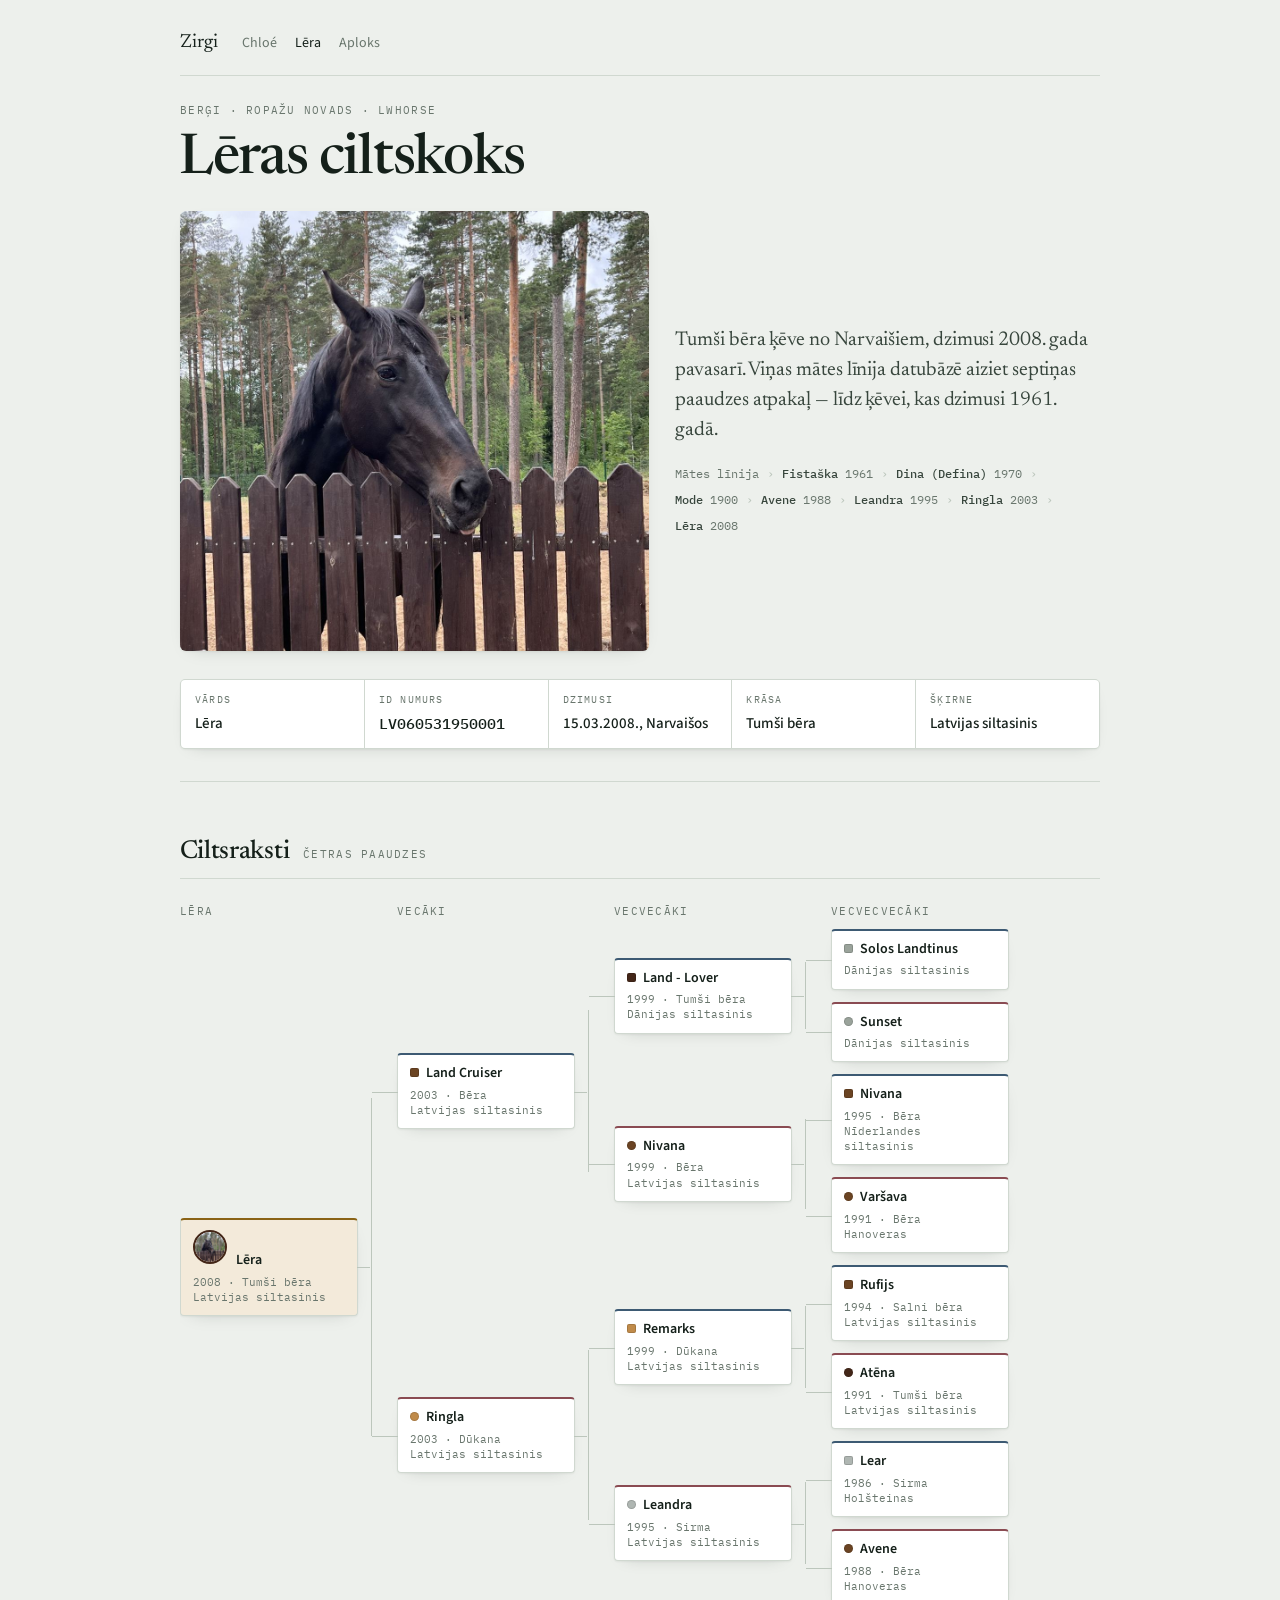
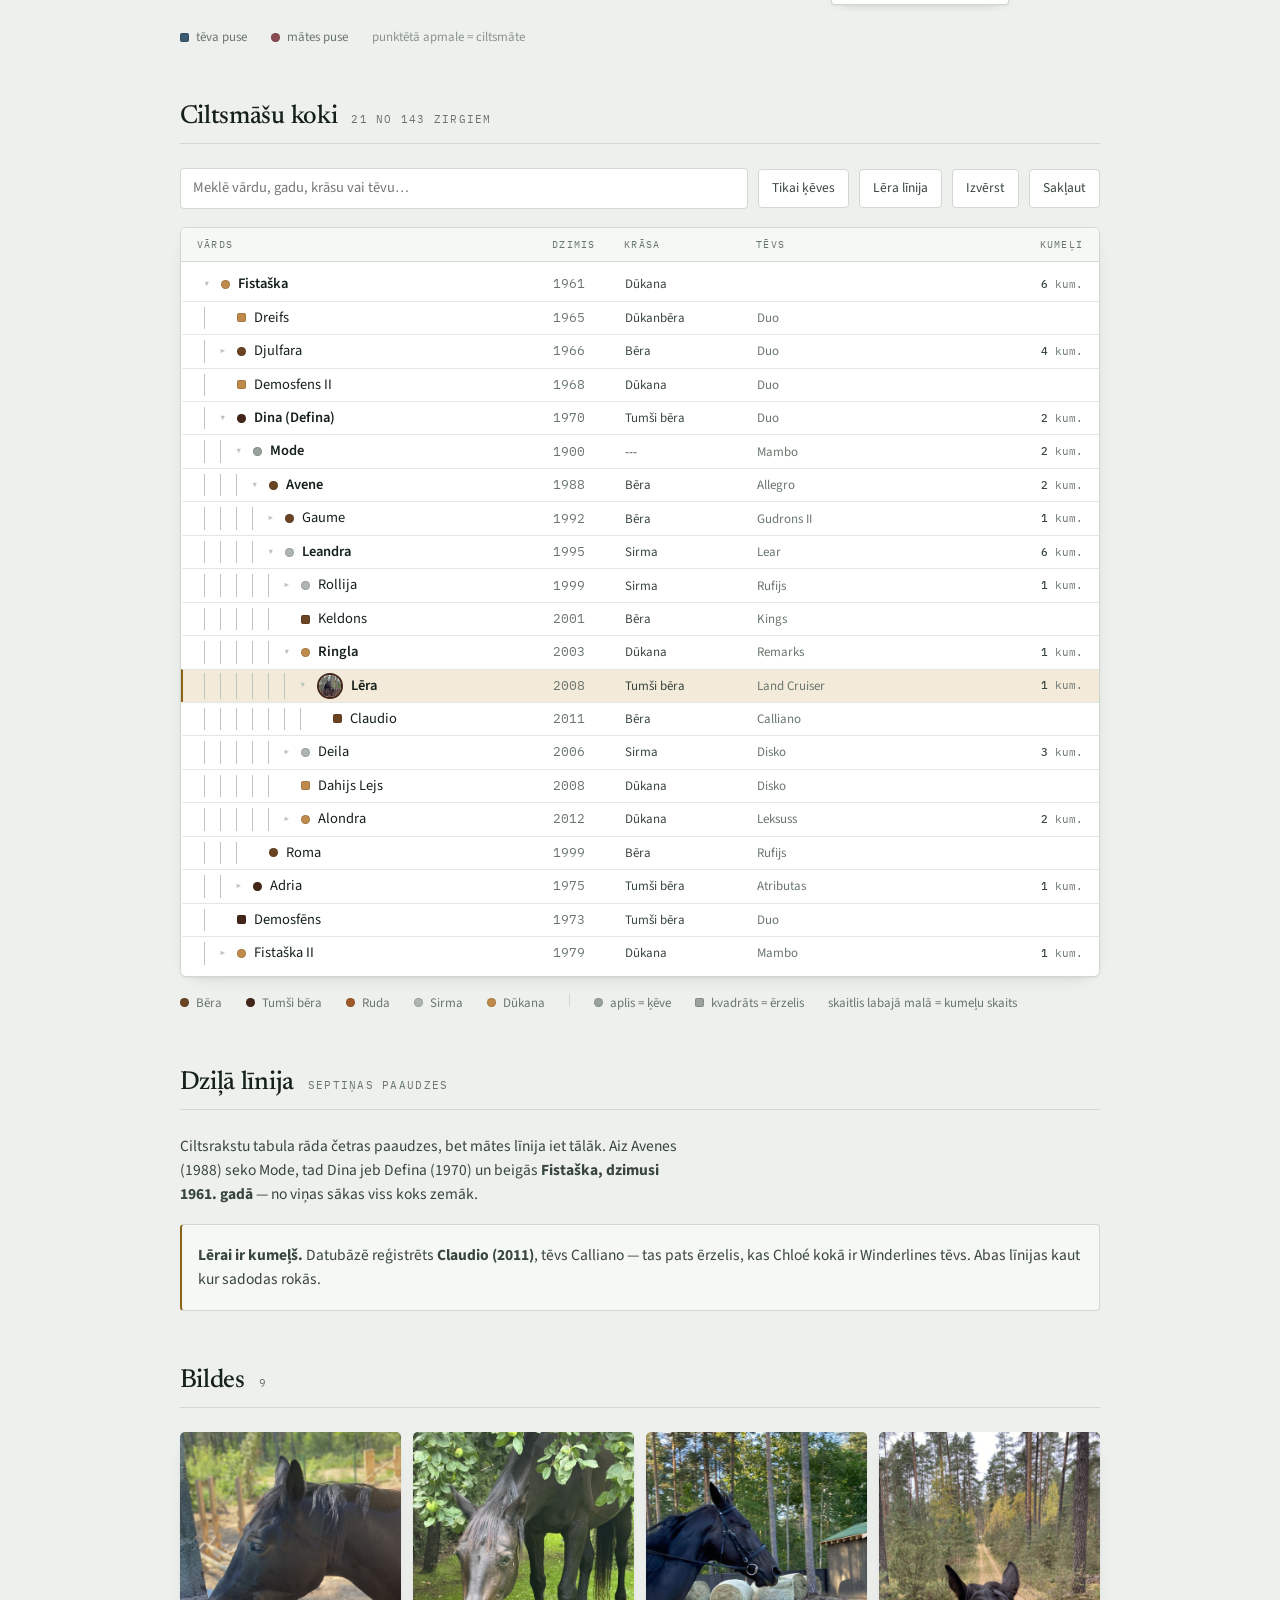
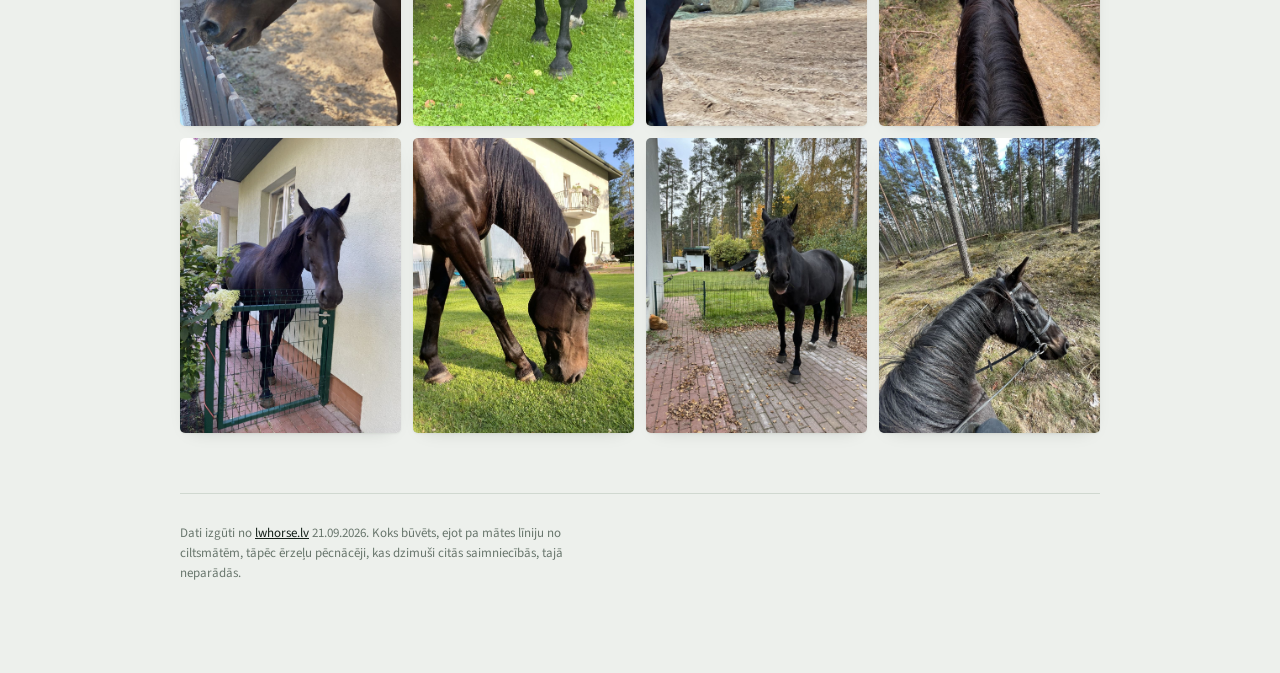
<file: lera.html>
<!doctype html>
<html lang="lv">
<head>
<meta charset="utf-8">
<meta name="viewport" content="width=device-width,initial-scale=1">
<title>Lēras ciltskoks</title>
<meta name="description" content="Lēra (2008) - ciltsraksti un ciltsmātes Fistaškas pēcnācēju koks pēc LWHORSE datiem.">
<meta property="og:title" content="Lēras ciltskoks">
<meta property="og:description" content="Lēra (2008) - ciltsraksti un ciltsmātes Fistaškas pēcnācēju koks pēc LWHORSE datiem.">
<meta property="og:type" content="website">
<meta property="og:image" content="https://janatrapane.github.io/zirgi/assets/img/lera/lera-01.jpg">
<meta name="twitter:card" content="summary_large_image">
<link rel="preconnect" href="https://fonts.googleapis.com"><link rel="preconnect" href="https://fonts.gstatic.com" crossorigin><link rel="stylesheet" href="https://fonts.googleapis.com/css2?family=Newsreader:ital,opsz,wght@0,6..72,400;0,6..72,500;0,6..72,600&family=Source+Sans+3:wght@400;500;600&family=IBM+Plex+Mono:wght@400;500&display=swap">
<link rel="stylesheet" href="assets/site.css">
</head>
<body>
<div class="wrap">
<nav class="site"><a class="brand" href="index.html">Zirgi</a><a href="chloe.html">Chloé</a><a href="lera.html" aria-current="page">Lēra</a><a href="aploks.html">Aploks</a></nav>
<header class="top">
  <div class="eyebrow">Berģi · Ropažu novads · LWHORSE</div>
  <h1>Lēras ciltskoks</h1>
  <div class="hero" style="margin-top:22px">
    <img src="assets/img/lera/lera-01.jpg" alt="Lēra" width="1050" height="1400">
    <div>
      <p class="lede" style="margin-top:0">Tumši bēra ķēve no Narvaišiem, dzimusi 2008. gada pavasarī.
      Viņas mātes līnija datubāzē aiziet septiņas paaudzes atpakaļ — līdz ķēvei, kas dzimusi
      1961. gadā.</p>
      <div class="breadcrumb" id="crumb"></div>
    </div>
  </div>
  <dl class="idcard">
    <div><dt>Vārds</dt><dd>Lēra</dd></div>
    <div><dt>ID numurs</dt><dd class="mono">LV060531950001</dd></div>
    <div><dt>Dzimusi</dt><dd>15.03.2008., Narvaišos</dd></div>
    <div><dt>Krāsa</dt><dd>Tumši bēra</dd></div>
    <div><dt>Šķirne</dt><dd>Latvijas siltasinis</dd></div>
  </dl>
</header>

<section>
  <div class="sechead"><h2>Ciltsraksti</h2><span class="eyebrow">četras paaudzes</span></div>
  <div class="pedscroll">
    <div class="gens eyebrow"><span>Lēra</span><span>vecāki</span><span>vecvecāki</span><span>vecvecvecāki</span></div>
    <div class="ped" id="ped"></div>
  </div>
  <div class="legend">
    <span><span class="dot sq" style="background:var(--stallion)"></span> tēva puse</span>
    <span><span class="dot" style="background:var(--mare)"></span> mātes puse</span>
    <span style="opacity:.75">punktētā apmale = ciltsmāte</span>
  </div>
</section>

<section>
  <div class="sechead"><h2>Ciltsmāšu koki</h2><span class="eyebrow" id="count"></span></div>
  <div class="controls">
    <input type="search" id="q" placeholder="Meklē vārdu, gadu, krāsu vai tēvu…" aria-label="Meklēt zirgu">
    <button id="mares" aria-pressed="false">Tikai ķēves</button>
    <button id="linebtn" aria-pressed="false">Lēra līnija</button>
    <button id="expand">Izvērst</button>
    <button id="collapse">Sakļaut</button>
  </div>
  <div class="treebox" id="tree"><div class="empty-msg">Ielādē…</div></div>
  <div class="legend" id="colorlegend"></div>
</section>

<section>
  <div class="sechead"><h2>Dziļā līnija</h2><span class="eyebrow">septiņas paaudzes</span></div>
  <p>Ciltsrakstu tabula rāda četras paaudzes, bet mātes līnija iet tālāk. Aiz Avenes (1988) seko
  Mode, tad Dina jeb Defina (1970) un beigās <b>Fistaška, dzimusi 1961. gadā</b> — no viņas sākas
  viss koks zemāk.</p>
  <div class="note"><p><b>Lērai ir kumeļš.</b> Datubāzē reģistrēts <b>Claudio (2011)</b>, tēvs
  Calliano — tas pats ērzelis, kas Chloé kokā ir Winderlines tēvs. Abas līnijas kaut kur sadodas rokās.</p></div>
</section>

<section>
  <div class="sechead"><h2>Bildes</h2><span class="eyebrow">9</span></div>
  <div class="gallery">
<a href="assets/img/lera/lera-02.jpg" target="_blank" rel="noopener"><img src="assets/img/lera/lera-02.jpg" alt="Lēra" width="1050" height="1400" loading="lazy"></a>
<a href="assets/img/lera/lera-03.jpg" target="_blank" rel="noopener"><img src="assets/img/lera/lera-03.jpg" alt="Lēra" width="1050" height="1400" loading="lazy"></a>
<a href="assets/img/lera/lera-04.jpg" target="_blank" rel="noopener"><img src="assets/img/lera/lera-04.jpg" alt="Lēra" width="1050" height="1400" loading="lazy"></a>
<a href="assets/img/lera/lera-05.jpg" target="_blank" rel="noopener"><img src="assets/img/lera/lera-05.jpg" alt="Lēra" width="1050" height="1400" loading="lazy"></a>
<a href="assets/img/lera/lera-06.jpg" target="_blank" rel="noopener"><img src="assets/img/lera/lera-06.jpg" alt="Lēra" width="1050" height="1400" loading="lazy"></a>
<a href="assets/img/lera/lera-07.jpg" target="_blank" rel="noopener"><img src="assets/img/lera/lera-07.jpg" alt="Lēra" width="1050" height="1400" loading="lazy"></a>
<a href="assets/img/lera/lera-08.jpg" target="_blank" rel="noopener"><img src="assets/img/lera/lera-08.jpg" alt="Lēra" width="1050" height="1400" loading="lazy"></a>
<a href="assets/img/lera/lera-09.jpg" target="_blank" rel="noopener"><img src="assets/img/lera/lera-09.jpg" alt="Lēra" width="1050" height="1400" loading="lazy"></a>
  </div>
</section>

<footer id="app">
  <p>Dati izgūti no <a href="https://lwhorse.lv">lwhorse.lv</a> 21.09.2026. Koks būvēts, ejot pa mātes līniju
  no ciltsmātēm, tāpēc ērzeļu pēcnācēji, kas dzimuši citās saimniecībās, tajā neparādās.</p>
</footer>
<script id="cfg" type="application/json">{"data": "data/lera.json", "subject": "36530", "thumbs": {"36530": "assets/img/thumbs/36530.jpg", "79699": "assets/img/thumbs/79699.jpg"}}</script>
<script src="assets/tree.js"></script>

</div>
</body>
</html>
</file>
<file: assets/site.css>
:root{
  --ground:#EDF0EC; --surface:#FFFFFF; --surface-2:#F5F8F4; --sunken:#E4E9E2;
  --ink:#15201A; --ink-2:#38463D; --muted:#69766D; --line:#D0D8D0; --line-2:#BCC6BC;
  --mare:#8A4B52; --stallion:#3D5A73; --focus:#8A6316; --focus-soft:#F3EADA;
  --line-soft:#E2E8E2;
  --c-bay:#6B4423; --c-darkbay:#432618; --c-chestnut:#A05A28; --c-grey:#AFB6B2;
  --c-dun:#C08B4A; --c-black:#22201E; --c-unknown:#9AA39B;
  --shadow:0 1px 2px rgba(20,32,26,.05), 0 6px 18px -12px rgba(20,32,26,.28);
}
@media (prefers-color-scheme:dark){:root:not([data-theme="light"]){
  --ground:#0F1310; --surface:#171C17; --surface-2:#1D231D; --sunken:#12160F;
  --ink:#E5EAE3; --ink-2:#C2CBC1; --muted:#909B91; --line:#2A312A; --line-2:#3A443A;
  --mare:#D9A0A5; --stallion:#93B7D2; --focus:#DCB164; --focus-soft:#272115;
  --line-soft:#232A23;
  --c-bay:#9A6A3E; --c-darkbay:#6B4227; --c-chestnut:#C1794A; --c-grey:#C6CCC8;
  --c-dun:#D6A667; --c-black:#3A3733; --c-unknown:#7C857E;
  --shadow:0 1px 2px rgba(0,0,0,.4), 0 8px 20px -14px rgba(0,0,0,.8);
}}
*{box-sizing:border-box}
html{color-scheme:light dark}
body{margin:0;background:var(--ground);color:var(--ink);
  font-family:"Source Sans 3",-apple-system,BlinkMacSystemFont,"Segoe UI",sans-serif;
  font-size:15.5px;line-height:1.55;-webkit-font-smoothing:antialiased}
.wrap{max-width:960px;margin:0 auto;padding-left:20px;padding-right:20px;padding-block:28px 80px}
h1,h2{font-family:Newsreader,Georgia,serif;font-weight:500;text-wrap:balance;margin:0}
h1{font-size:clamp(34px,7vw,56px);line-height:1.04;letter-spacing:-.022em;
  word-spacing:-.015em;margin-left:-.02em}
h2{font-size:clamp(21px,3.4vw,26px);line-height:1.15;letter-spacing:-.012em;margin-left:-.015em}
.eyebrow{font-family:"IBM Plex Mono",ui-monospace,monospace;font-size:10.5px;letter-spacing:.12em;
  text-transform:uppercase;color:var(--muted)}
.top>.eyebrow{display:block;margin-bottom:12px}
p{margin:.7em 0;max-width:64ch;color:var(--ink-2)}
a{color:var(--ink)}
.mono{font-family:"IBM Plex Mono",ui-monospace,monospace;font-variant-numeric:tabular-nums}
nav.site{display:flex;gap:18px;align-items:baseline;padding-bottom:18px;
  border-bottom:1px solid var(--line);margin-bottom:26px;flex-wrap:wrap}
nav.site a{text-decoration:none;font-size:14px;color:var(--muted)}
nav.site a:hover,nav.site a[aria-current=page]{color:var(--ink)}
nav.site .brand{font-family:Newsreader,Georgia,serif;font-size:19px;color:var(--ink);margin-right:6px}
header.top{padding-bottom:32px;border-bottom:1px solid var(--line);margin-bottom:0}
.lede{font-family:Newsreader,Georgia,serif;font-size:clamp(17px,2.4vw,20px);line-height:1.5;
  color:var(--ink-2);max-width:54ch;margin-top:16px;letter-spacing:-.004em}
.breadcrumb{display:flex;flex-wrap:wrap;gap:4px 0;align-items:center;margin-top:18px;
  font-family:"IBM Plex Mono",monospace;font-size:11.5px;line-height:1.9;color:var(--muted)}
.breadcrumb a{color:var(--muted);text-decoration:none}
.breadcrumb a:hover{color:var(--ink);text-decoration:underline;text-underline-offset:3px}
.breadcrumb b{color:var(--ink-2);font-weight:500}
.breadcrumb a:hover b{color:var(--ink)}
.breadcrumb .arw{padding:0 8px;color:var(--line-2)}
.idcard{display:grid;grid-template-columns:repeat(auto-fit,minmax(128px,1fr));gap:1px;
  background:var(--line);border:1px solid var(--line);border-radius:5px;overflow:hidden;
  margin:28px 0 0;box-shadow:var(--shadow)}
.idcard div{background:var(--surface);padding:12px 14px}
.idcard dt{font-family:"IBM Plex Mono",monospace;font-size:10px;letter-spacing:.12em;
  text-transform:uppercase;color:var(--muted);margin:0 0 5px}
.idcard dd{margin:0;font-size:15px;font-weight:500}
@media (max-width:560px){.idcard div:last-child:nth-child(odd){grid-column:1/-1}}
section{margin-top:56px}
.sechead{display:flex;align-items:baseline;gap:14px;flex-wrap:wrap;
  border-bottom:1px solid var(--line);padding-bottom:10px;margin-bottom:24px}
.pedscroll{overflow-x:auto;padding-bottom:6px}
.ped{display:inline-flex;min-width:100%}
.pnode{display:flex;align-items:center}
.pbox{width:178px;flex:none;background:var(--surface);border:1px solid var(--line);
  border-radius:4px;padding:10px 12px;box-shadow:var(--shadow);position:relative}
.pbox.t{border-top:2px solid var(--stallion)}
.pbox.m{border-top:2px solid var(--mare)}
.pbox.self{border-top:2px solid var(--focus);background:var(--focus-soft)}
.pbox.root{outline:1px dashed var(--line-2);outline-offset:3px}
.pbox .nm{font-weight:600;font-size:14px;line-height:1.25;display:flex;gap:7px;align-items:baseline}
.pbox .nm a{color:inherit;text-decoration:none}
.pbox .nm a:hover{text-decoration:underline;text-underline-offset:2px}
.pbox .meta{font-size:10.5px;line-height:1.45;color:var(--muted);
  font-family:"IBM Plex Mono",monospace;margin-top:5px;display:block}
.pkids{display:flex;flex-direction:column;justify-content:center;gap:12px;
  padding-left:26px;position:relative;margin-left:13px}
.pkids::before{content:"";position:absolute;left:0;top:25%;bottom:25%;border-left:1px solid var(--line-2)}
.pnode>.pbox::after{content:"";position:absolute;right:-13px;top:50%;width:13px;border-top:1px solid var(--line-2)}
.pnode:not(:has(>.pkids))>.pbox::after{display:none}
.pkids>.pnode>.pbox::before{content:"";position:absolute;left:-26px;top:50%;width:26px;border-top:1px solid var(--line-2)}
.gens{display:flex;margin:0 0 10px}
.gens span{width:178px;flex:none}
.gens span+span{margin-left:39px}
@media (max-width:760px){
  .pedscroll{overflow-x:visible}
  .gens{display:none}
  .ped{display:block;min-width:0}
  .pnode{display:block}
  .pbox{width:auto}
  .pkids{margin-left:10px;padding-left:16px;gap:8px;border-left:1px solid var(--line-2)}
  .pkids::before{display:none}
  .pnode>.pbox::after,.pkids>.pnode>.pbox::before{display:none}
  .pbox+.pkids{margin-top:8px}
}
.controls{display:flex;gap:10px;flex-wrap:wrap;align-items:center;margin-bottom:18px}
input[type=search]{font:inherit;font-size:14.5px;padding:8px 12px;border:1px solid var(--line);
  border-radius:4px;background:var(--surface);color:var(--ink);min-width:200px;flex:1 1 200px}
button{font:inherit;font-size:13.5px;padding:8px 13px;border:1px solid var(--line);border-radius:4px;
  background:var(--surface);color:var(--ink-2);cursor:pointer}
button:hover{background:var(--surface-2);color:var(--ink)}
button[aria-pressed=true]{background:var(--ink);color:var(--ground);border-color:var(--ink)}
:focus-visible{outline:2px solid var(--focus);outline-offset:2px}
.treebox{background:var(--surface);border:1px solid var(--line);border-radius:6px;
  box-shadow:var(--shadow);overflow-x:auto;padding:0}
.tgrid{min-width:660px}
.thead,.row{display:grid;grid-template-columns:minmax(0,1.7fr) 58px 118px minmax(0,1.25fr) 62px;
  gap:14px;align-items:center}
@media (max-width:620px){
  .tgrid{min-width:520px}
  .thead,.row{grid-template-columns:minmax(0,1.6fr) 52px minmax(0,1.1fr) 56px;gap:10px}
  .thead span:nth-child(3),.row .col.cl{display:none}
}
.thead{position:sticky;top:0;z-index:2;background:var(--surface-2);
  border-bottom:1px solid var(--line);padding:9px 16px;
  font-family:"IBM Plex Mono",monospace;font-size:10px;letter-spacing:.12em;
  text-transform:uppercase;color:var(--muted)}
.thead span:nth-child(n+2),.row .col{text-align:left}
.thead span:last-child,.row .cnt{text-align:right}
.rows{padding:6px 0}
.row{padding:5px 16px;border-left:2px solid transparent}
.row+.row{border-top:1px solid var(--line-soft)}
.row:hover{background:var(--surface-2)}
.row.self{background:var(--focus-soft);border-left-color:var(--focus)}
.row.line .nm2{font-weight:600}
.nmcell{display:flex;align-items:center;gap:8px;min-width:0;
  background-image:repeating-linear-gradient(to right,var(--line-2) 0 1px,transparent 1px 16px);
  background-repeat:no-repeat;background-position:5px 0}
.nm2{font-size:14.5px;text-decoration:none;color:var(--ink);
  overflow:hidden;text-overflow:ellipsis;white-space:nowrap}
.nm2:hover{text-decoration:underline;text-underline-offset:2px}
.col{font-size:13px;color:var(--ink-2);overflow:hidden;text-overflow:ellipsis;white-space:nowrap}
.col.yr{font-family:"IBM Plex Mono",monospace;font-variant-numeric:tabular-nums;color:var(--muted)}
.col.sr{color:var(--muted)}
.cnt{font-family:"IBM Plex Mono",monospace;font-size:11px;color:var(--muted);white-space:nowrap}
.cnt b{color:var(--ink-2);font-weight:500}
.dot{width:9px;height:9px;border-radius:50%;flex:none;
  box-shadow:0 0 0 1px rgba(0,0,0,.14) inset}
.sq{border-radius:2px}
.av{width:26px;height:26px;border-radius:50%;flex:none;object-fit:cover;display:block;
  border:2px solid var(--ring,var(--line-2));background:var(--sunken)}
.row:has(.av){padding-top:3px;padding-bottom:3px}
.pbox .av{width:34px;height:34px;margin-right:2px}
.pl{background:none;border:0;padding:0 2px;color:transparent;cursor:pointer;
  font-family:"IBM Plex Mono",monospace;font-size:12px;line-height:1}
.row:hover .pl,.row:focus-within .pl{color:var(--line-2)}
.pl:hover{color:var(--ink)}
@media (hover:none){.pl{color:var(--line-2)}}
.row.target{background:var(--focus-soft);box-shadow:inset 0 0 0 1px var(--focus)}
.toast{position:fixed;left:50%;transform:translateX(-50%);bottom:calc(20px + env(safe-area-inset-bottom,0px));
  background:var(--ink);color:var(--ground);font-size:13px;padding:8px 14px;border-radius:99px;
  box-shadow:var(--shadow);z-index:50}
.tg{background:none;border:0;padding:0;width:14px;flex:none;color:var(--line-2);
  cursor:pointer;font-size:9px;line-height:1;text-align:center}
.tg:hover{color:var(--ink)}
.tg.empty{cursor:default;visibility:hidden}
.crumb{font-size:11.5px;color:var(--muted);font-family:"IBM Plex Mono",monospace;
  overflow:hidden;text-overflow:ellipsis;white-space:nowrap}
.empty-msg{padding:18px 16px;color:var(--muted);font-size:14px}
.legend{display:flex;gap:10px 24px;flex-wrap:wrap;font-size:13px;color:var(--muted);margin-top:16px}
.legend span{display:inline-flex;align-items:center;gap:7px}
.legend .sep-v{width:1px;height:14px;background:var(--line);display:inline-block}
.note{background:var(--surface-2);border:1px solid var(--line);border-left:2px solid var(--focus);
  border-radius:4px;padding:14px 16px;margin-top:18px}
.note p{max-width:none;margin:.3em 0}
table.diff{width:100%;border-collapse:collapse;font-size:14.5px}
table.diff th,table.diff td{text-align:left;padding:9px 12px;border-bottom:1px solid var(--line);vertical-align:top}
table.diff tr:last-child td{border-bottom:0}
table.diff th{font-family:"IBM Plex Mono",monospace;font-size:10px;letter-spacing:.12em;
  text-transform:uppercase;color:var(--muted);font-weight:400}
.scrollx{overflow-x:auto;background:var(--surface);border:1px solid var(--line);
  border-radius:5px;box-shadow:var(--shadow);margin-top:12px}
.cards{display:grid;grid-template-columns:repeat(auto-fit,minmax(250px,1fr));gap:16px;margin-top:28px}
.card{display:block;text-decoration:none;background:var(--surface);border:1px solid var(--line);
  border-radius:6px;padding:20px;box-shadow:var(--shadow)}
.card:hover{border-color:var(--line-2)}
.card h3{font-family:Newsreader,Georgia,serif;font-weight:500;font-size:24px;margin:8px 0 4px}
.card .sub{font-size:13px}
.card .arrow{margin-top:14px;font-size:13px;color:var(--muted);font-family:"IBM Plex Mono",monospace}
.card.pending{opacity:.72}
.hero{display:grid;grid-template-columns:minmax(0,1.05fr) minmax(0,.95fr);gap:26px;align-items:center}
@media (max-width:720px){.hero{grid-template-columns:1fr;gap:18px}.hero img{max-height:340px}}
.hero img{width:100%;height:auto;max-height:440px;object-fit:cover;object-position:center 30%;
  border-radius:6px;box-shadow:var(--shadow);display:block}
.gallery{display:grid;grid-template-columns:repeat(auto-fill,minmax(150px,1fr));gap:10px;margin-top:20px}
@media (min-width:640px){.gallery{grid-template-columns:repeat(auto-fill,minmax(190px,1fr));gap:12px}}
.gallery a{display:block;border-radius:5px;overflow:hidden;background:var(--sunken);
  box-shadow:var(--shadow);line-height:0}
.gallery img{width:100%;height:100%;aspect-ratio:3/4;object-fit:cover;display:block;
  transition:transform .25s ease}
.gallery a:hover img{transform:scale(1.03)}
figure{margin:0 0 20px}
figure img,figure video{width:100%;height:auto;display:block;border-radius:5px;
  border:1px solid var(--line);box-shadow:var(--shadow);background:var(--surface)}
.figrow figure img{aspect-ratio:4/3;object-fit:cover}
.mediagrid{display:grid;grid-template-columns:minmax(0,320px) minmax(0,1fr);gap:22px;align-items:start}
@media (max-width:720px){.mediagrid{grid-template-columns:1fr}}
.gallery-side{margin-top:0;grid-template-columns:1fr}
@media (min-width:721px){.gallery-side{grid-template-columns:1fr 1fr}}
figure.portrait{max-width:none;margin-bottom:0}
figure.portrait video{border-radius:5px}
figcaption{font-size:13px;color:var(--muted);margin-top:9px;max-width:64ch}
.figrow{display:grid;grid-template-columns:repeat(auto-fit,minmax(260px,1fr));gap:22px;margin-top:10px;align-items:start}
.card .thumb{display:block;aspect-ratio:4/3;width:calc(100% + 40px);margin:-20px -20px 16px;
  object-fit:cover;object-position:center 32%;border-radius:6px 6px 0 0}
.keyval{display:grid;grid-template-columns:auto 1fr;gap:6px 18px;margin-top:14px;font-size:14.5px}
.keyval dt{color:var(--muted);font-family:"IBM Plex Mono",monospace;font-size:10px;
  letter-spacing:.12em;text-transform:uppercase;align-self:baseline}
.keyval dd{margin:0}
.pill{display:inline-flex;align-items:center;gap:6px;font-size:12px;font-family:"IBM Plex Mono",monospace;
  border:1px solid var(--line);border-radius:99px;padding:2px 10px;color:var(--muted)}
footer{margin-top:60px;padding-top:20px;border-top:1px solid var(--line);color:var(--muted);font-size:13px}
footer p{color:var(--muted)}
@media (prefers-reduced-motion:reduce){*{transition:none!important;animation:none!important}}
@media print{
  :root{--ground:#fff;--surface:#fff;--surface-2:#fff;--sunken:#fff;--ink:#000;--ink-2:#222;
    --muted:#555;--line:#bbb;--line-2:#999;--line-soft:#ddd;--shadow:none;--focus-soft:#f2f2f2}
  nav.site,.controls,.gallery,figure.portrait,.legend{display:none}
  .treebox{overflow:visible;border:0;box-shadow:none}
  .tgrid{min-width:0}
  .thead{position:static}
  .row{break-inside:avoid;padding:2px 0}
  .hero{grid-template-columns:1fr}
  .hero img{max-height:180px}
  a{text-decoration:none;color:#000}
  section{margin-top:26px;break-inside:avoid}
  footer{margin-top:24px}
}
</file>
